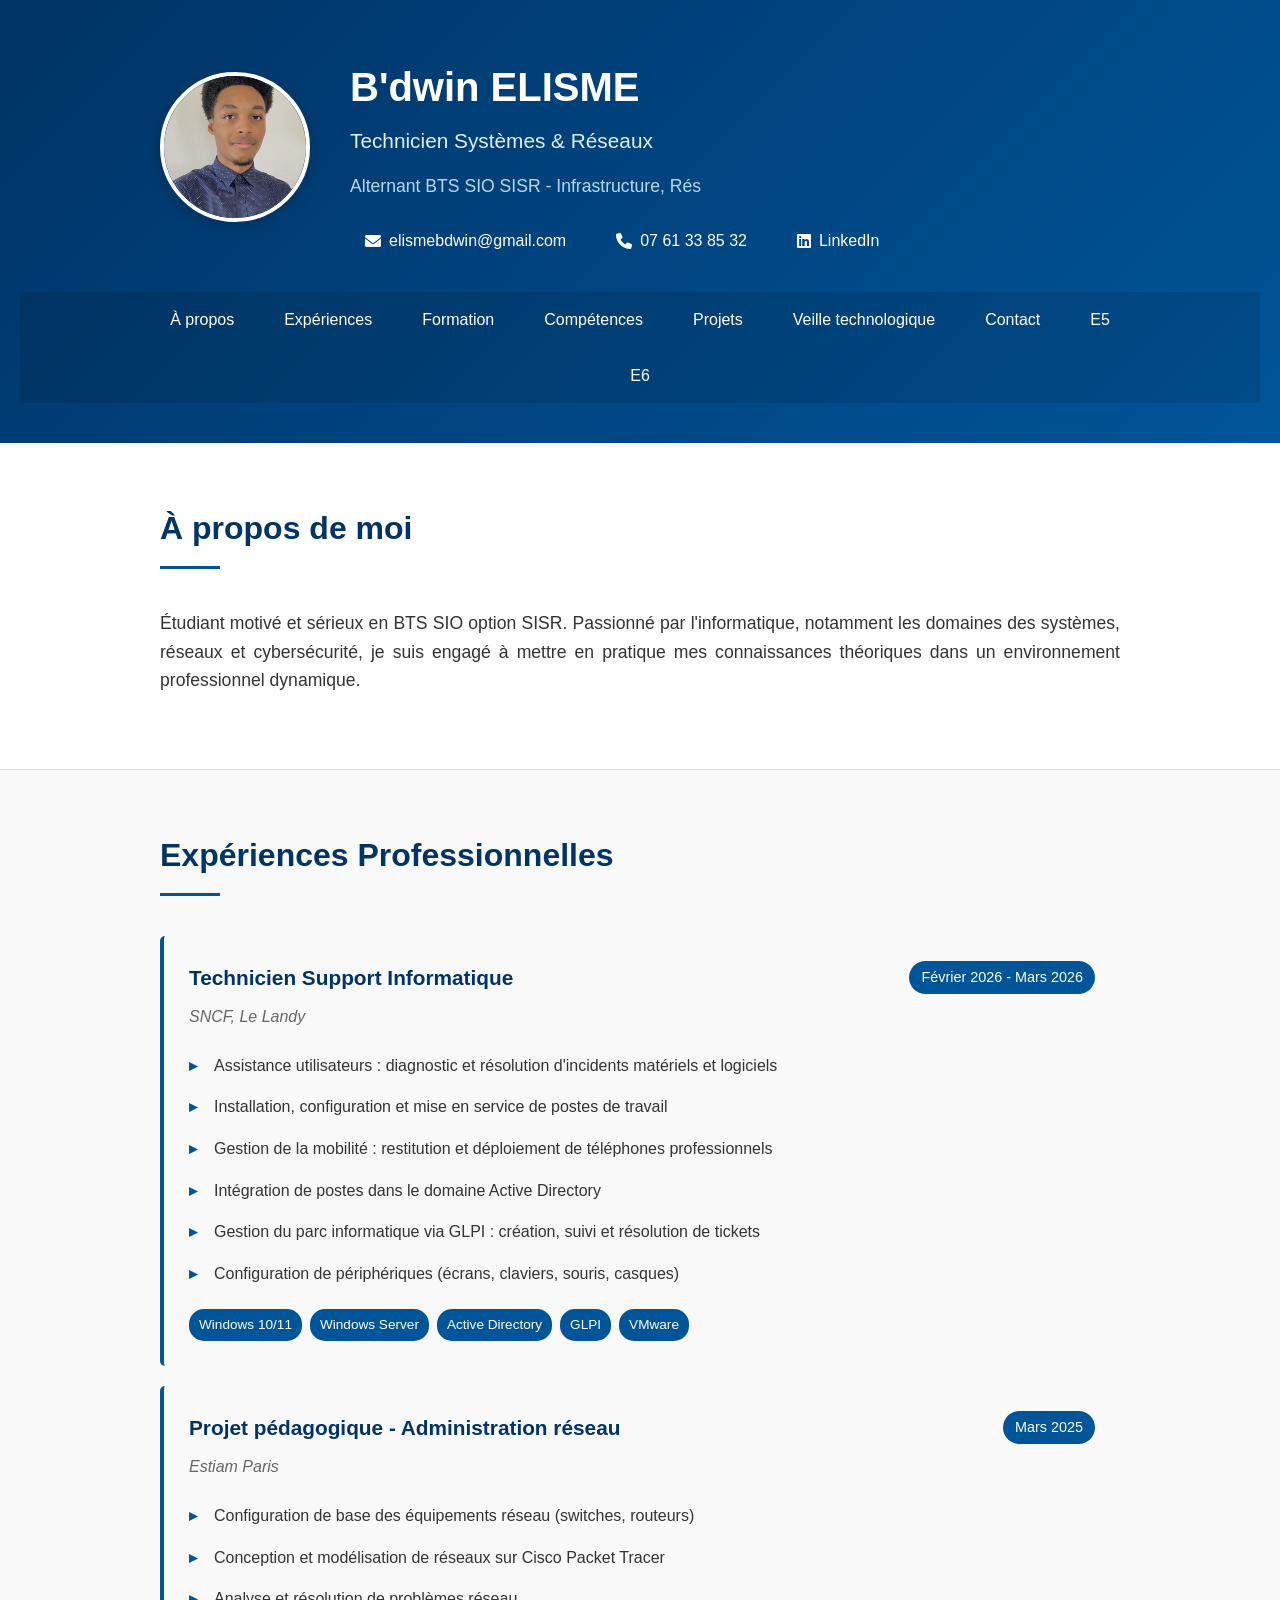
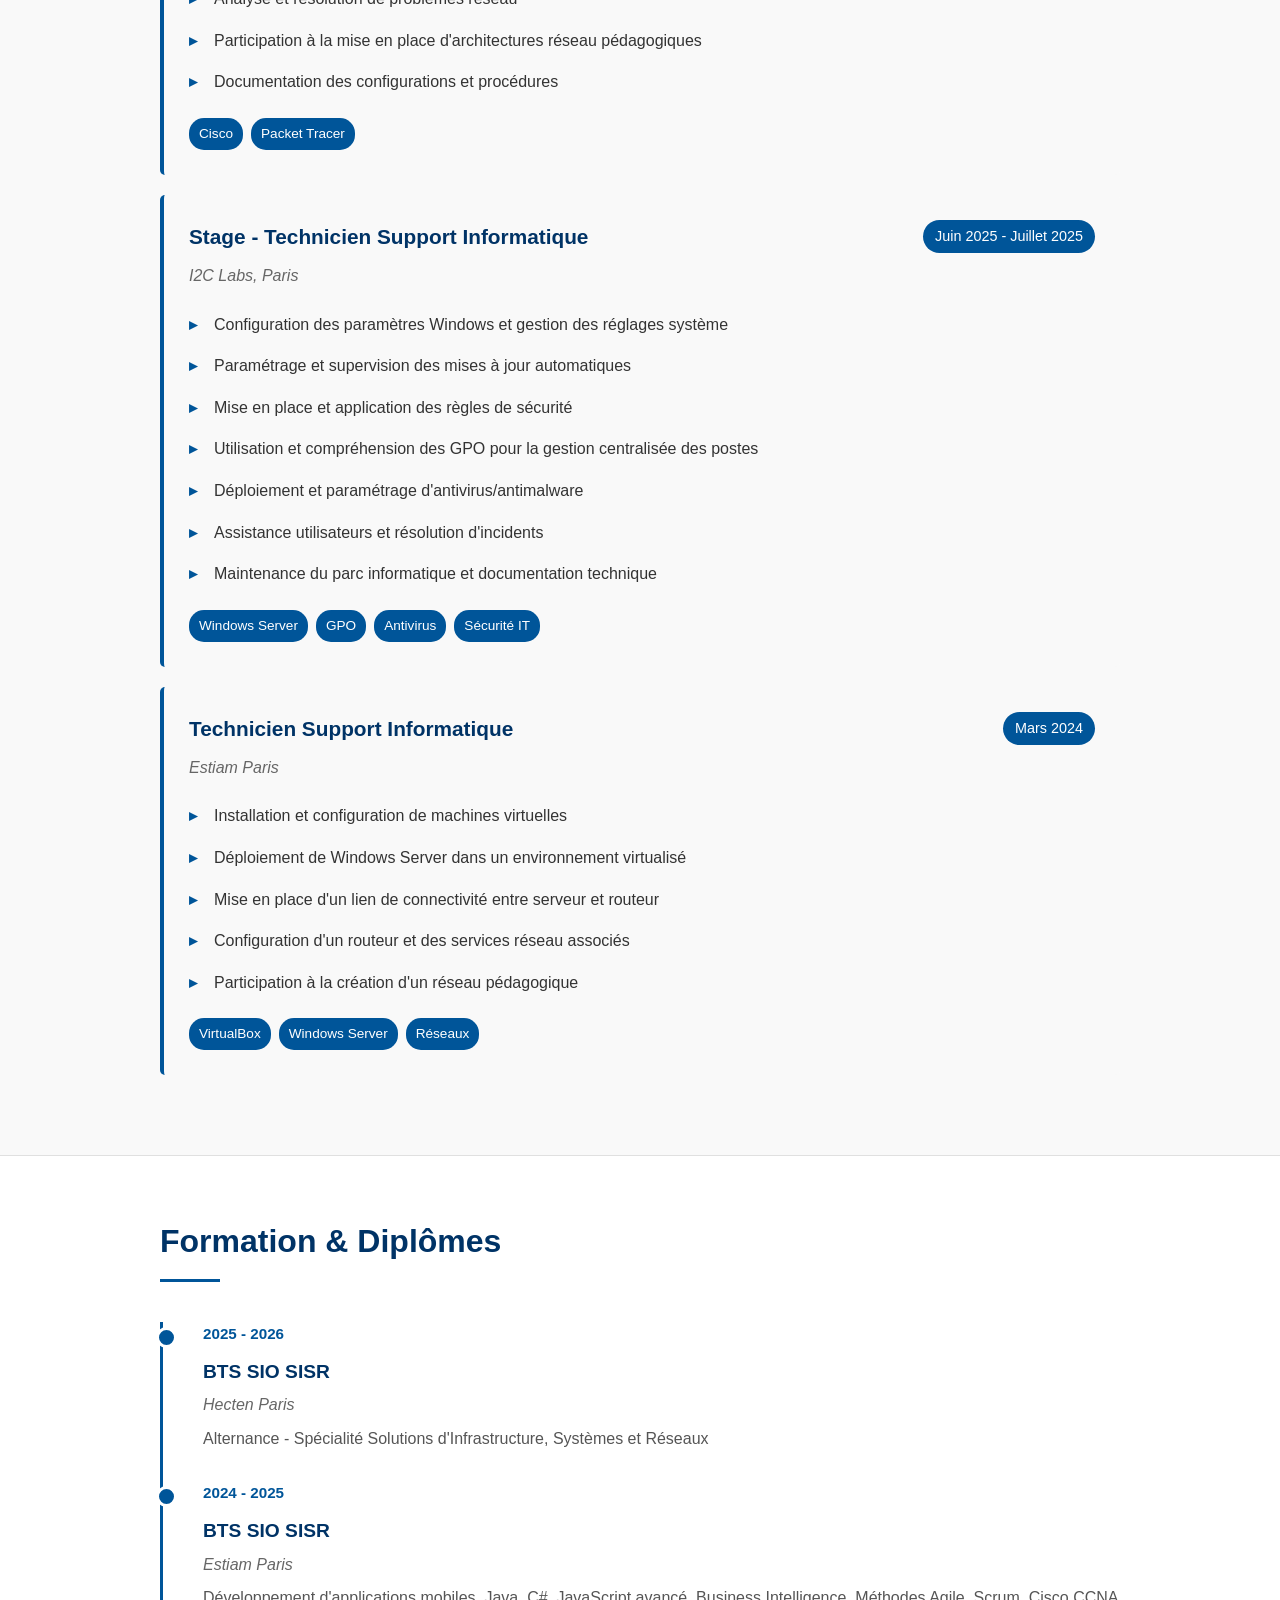
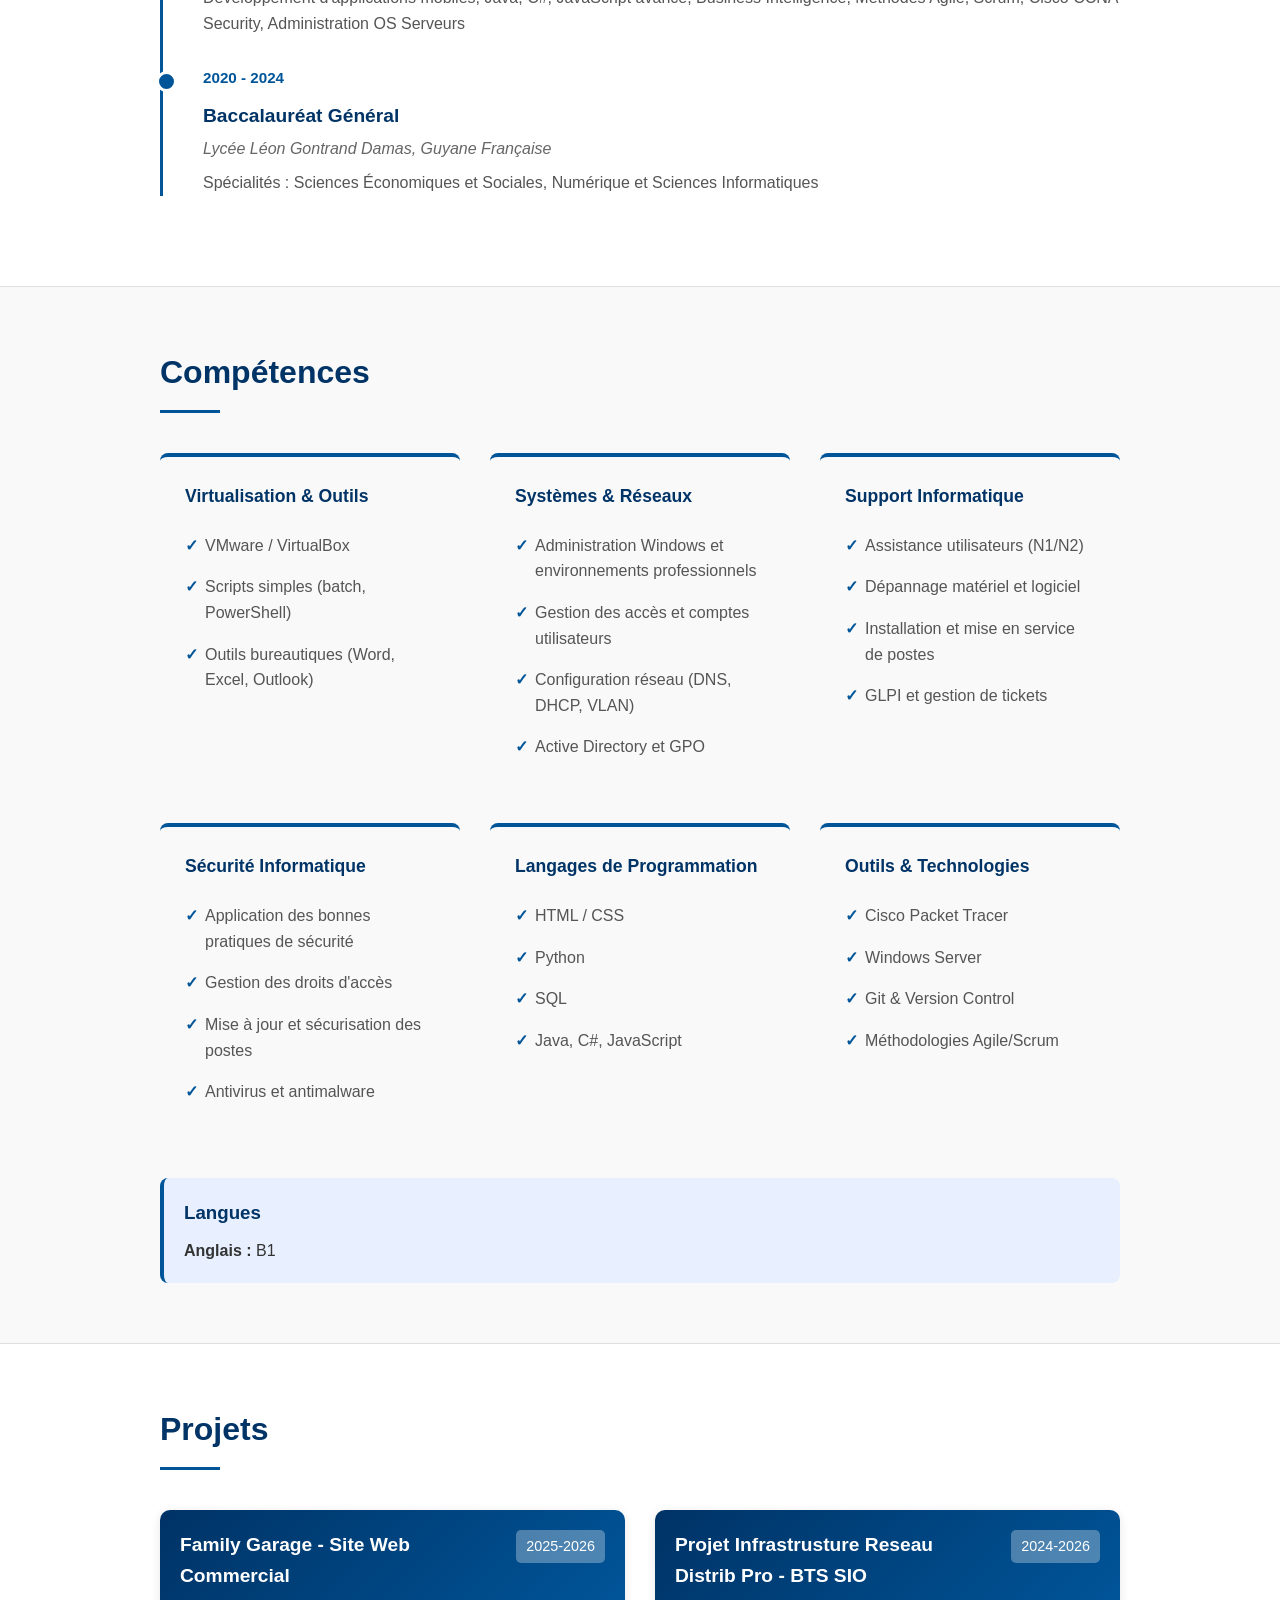
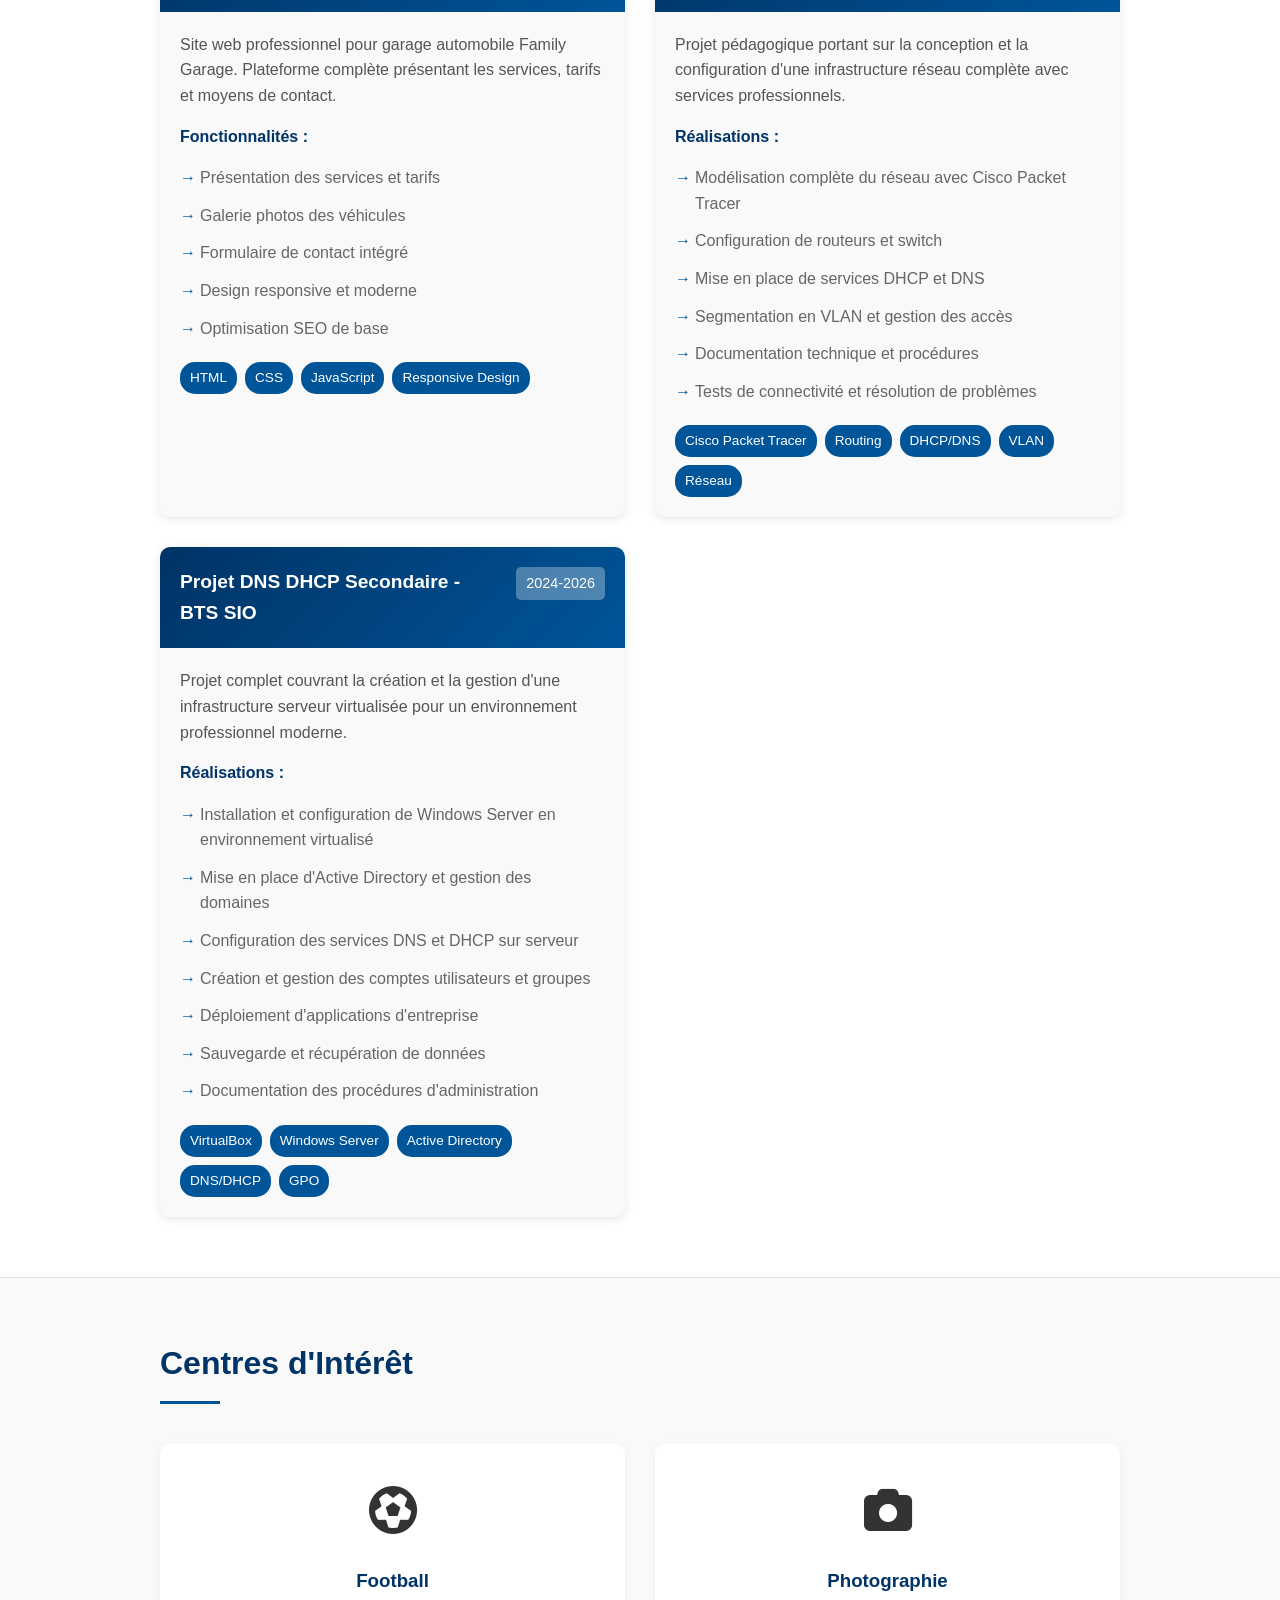
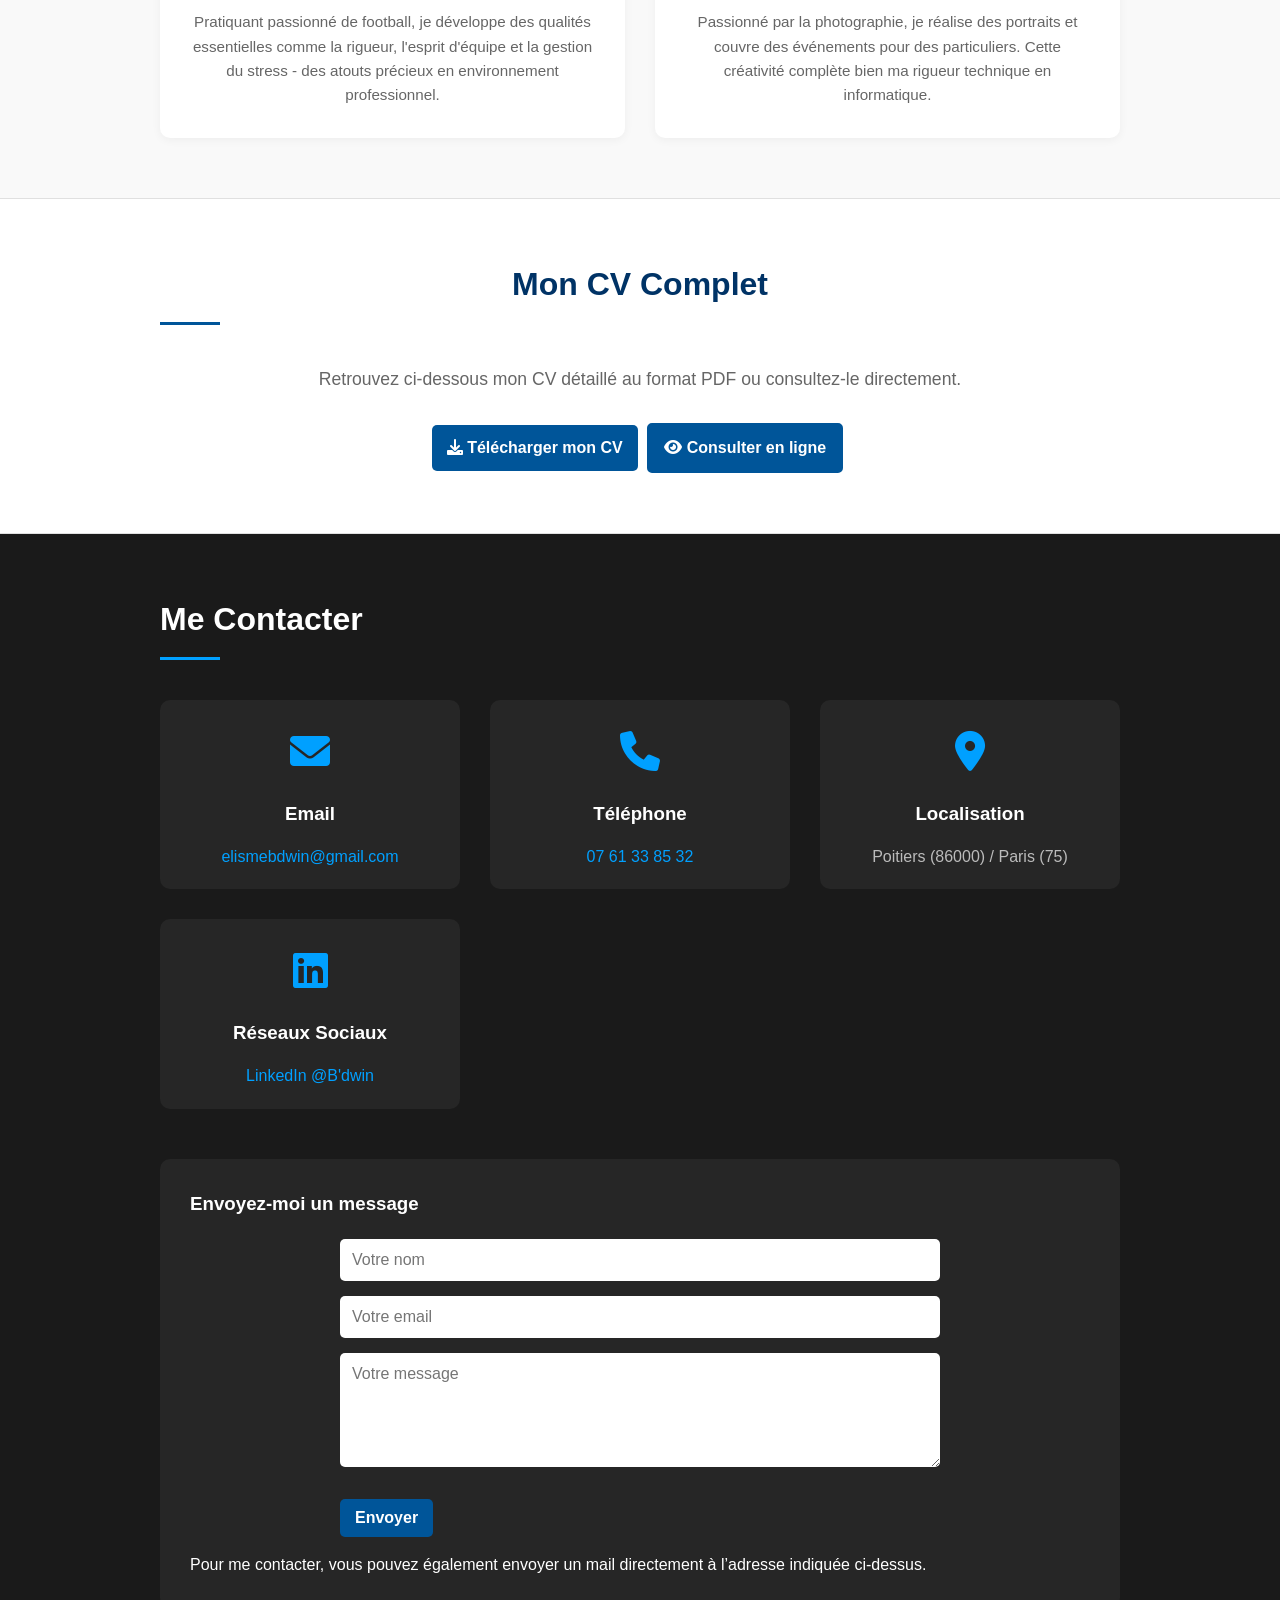
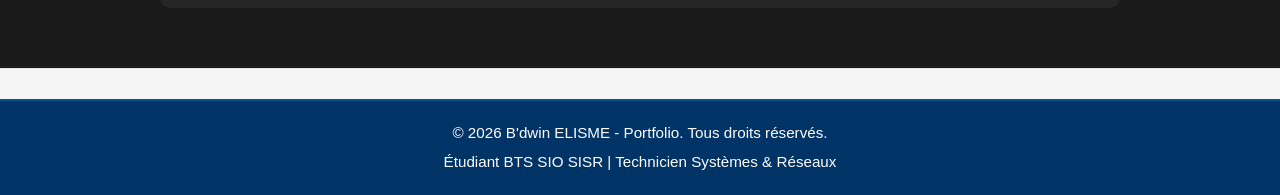
<file: index.html>
<!DOCTYPE html>
<html lang="fr">
<head>
  <meta charset="UTF-8" />
  <meta name="viewport" content="width=device-width, initial-scale=1" />
  <title>Portfolio B'dwin ELISME - Technicien Systèmes & Réseaux</title>
  <link rel="stylesheet" href="css/style.css" />
  <link rel="stylesheet" href="https://cdnjs.cloudflare.com/ajax/libs/font-awesome/6.0.0/css/all.min.css" />
</head>
<body>
  <!-- HEADER -->
  <header id="header">
    <div class="container-header">
      <div class="photo-profil">
        <img src="images/blabla.jpg" alt="photo B'dwin" />
      </div>
      <div class="header-content">
        <h1>B'dwin ELISME</h1>
        <p class="job-title">Technicien Systèmes & Réseaux</p>
        <p class="typewriter" data-speed="50">
          Alternant BTS SIO SISR - Infrastructure, Réseaux et Cybersécurité
        </p>
        <div class="contact-quick">
          <a href="mailto:elismebdwin@gmail.com"><i class="fas fa-envelope"></i> elismebdwin@gmail.com</a>
          <a href="tel:0761338532"><i class="fas fa-phone"></i> 07 61 33 85 32</a>
          <a href="https://www.linkedin.com/in/b-dwin-elisme-552567328/" target="_blank" rel="noopener noreferrer"><i class="fab fa-linkedin"></i> LinkedIn</a>
        </div>
      </div>
    </div>
    <nav class="navbar">
      <ul>
        <li><a href="#apropos">À propos</a></li>
        <li><a href="#experience">Expériences</a></li>
        <li><a href="#formation">Formation</a></li>
        <li><a href="#competences">Compétences</a></li>
        <li><a href="#projets">Projets</a></li>
        <li><a href="veille.html">Veille technologique</a></li>
        <li><a href="#contact">Contact</a></li>
        <li><a href="e5.html">E5</a></li>
        <li><a href="e6.html">E6</a></li>
      </ul>
    </nav>
  </header>

  <!-- À PROPOS -->
  <section id="apropos" class="section">
    <div class="container">
      <h2>À propos de moi</h2>
      <div class="about-content">
        <p>
          Étudiant motivé et sérieux en BTS SIO option SISR. Passionné par l'informatique, notamment les domaines des systèmes, 
          réseaux et cybersécurité, je suis engagé à mettre en pratique mes connaissances théoriques dans un 
          environnement professionnel dynamique.
        </p>
        
      </div>
    </div>
  </section>

  <!-- EXPÉRIENCES PROFESSIONNELLES -->
  <section id="experience" class="section bg-light">
    <div class="container">
      <h2>Expériences Professionnelles</h2>
      
      <div class="experience-item">
        <div class="exp-header">
          <h3>Technicien Support Informatique</h3>
          <span class="date">Février 2026 - Mars 2026</span>
        </div>
        <p class="company">SNCF, Le Landy</p>
        <ul class="exp-list">
          <li>Assistance utilisateurs : diagnostic et résolution d'incidents matériels et logiciels</li>
          <li>Installation, configuration et mise en service de postes de travail</li>
          <li>Gestion de la mobilité : restitution et déploiement de téléphones professionnels</li>
          <li>Intégration de postes dans le domaine Active Directory</li>
          <li>Gestion du parc informatique via GLPI : création, suivi et résolution de tickets</li>
          <li>Configuration de périphériques (écrans, claviers, souris, casques)</li>
        </ul>
        <div class="tech-stack">
          <span class="badge">Windows 10/11</span>
          <span class="badge">Windows Server</span>
          <span class="badge">Active Directory</span>
          <span class="badge">GLPI</span>
          <span class="badge">VMware</span>
        </div>
      </div>

      <div class="experience-item">
        <div class="exp-header">
          <h3>Projet pédagogique - Administration réseau</h3>
          <span class="date">Mars 2025</span>
        </div>
        <p class="company">Estiam Paris</p>
        <ul class="exp-list">
          <li>Configuration de base des équipements réseau (switches, routeurs)</li>
          <li>Conception et modélisation de réseaux sur Cisco Packet Tracer</li>
          <li>Analyse et résolution de problèmes réseau</li>
          <li>Participation à la mise en place d'architectures réseau pédagogiques</li>
          <li>Documentation des configurations et procédures</li>
        </ul>
        <div class="tech-stack">
          <span class="badge">Cisco</span>
          <span class="badge">Packet Tracer</span>
        </div>
      </div>

      <div class="experience-item">
        <div class="exp-header">
          <h3>Stage - Technicien Support Informatique</h3>
          <span class="date">Juin 2025 - Juillet 2025</span>
        </div>
        <p class="company">I2C Labs, Paris</p>
        <ul class="exp-list">
          <li>Configuration des paramètres Windows et gestion des réglages système</li>
          <li>Paramétrage et supervision des mises à jour automatiques</li>
          <li>Mise en place et application des règles de sécurité</li>
          <li>Utilisation et compréhension des GPO pour la gestion centralisée des postes</li>
          <li>Déploiement et paramétrage d'antivirus/antimalware</li>
          <li>Assistance utilisateurs et résolution d'incidents</li>
          <li>Maintenance du parc informatique et documentation technique</li>
        </ul>
        <div class="tech-stack">
          <span class="badge">Windows Server</span>
          <span class="badge">GPO</span>
          <span class="badge">Antivirus</span>
          <span class="badge">Sécurité IT</span>
        </div>
      </div>

      <div class="experience-item">
        <div class="exp-header">
          <h3>Technicien Support Informatique</h3>
          <span class="date">Mars 2024</span>
        </div>
        <p class="company">Estiam Paris</p>
        <ul class="exp-list">
          <li>Installation et configuration de machines virtuelles</li>
          <li>Déploiement de Windows Server dans un environnement virtualisé</li>
          <li>Mise en place d'un lien de connectivité entre serveur et routeur</li>
          <li>Configuration d'un routeur et des services réseau associés</li>
          <li>Participation à la création d'un réseau pédagogique</li>
        </ul>
        <div class="tech-stack">
          <span class="badge">VirtualBox</span>
          <span class="badge">Windows Server</span>
          <span class="badge">Réseaux</span>
        </div>
      </div>
    </div>
  </section>

  <!-- FORMATION -->
  <section id="formation" class="section">
    <div class="container">
      <h2>Formation & Diplômes</h2>
      
      <div class="education-timeline">
        <div class="education-item">
          <div class="edu-year">2025 - 2026</div>
          <div class="edu-content">
            <h3>BTS SIO SISR</h3>
            <p class="edu-place">Hecten Paris</p>
            <p class="edu-desc">Alternance - Spécialité Solutions d'Infrastructure, Systèmes et Réseaux</p>
          </div>
        </div>

        <div class="education-item">
          <div class="edu-year">2024 - 2025</div>
          <div class="edu-content">
            <h3>BTS SIO SISR</h3>
            <p class="edu-place">Estiam Paris</p>
            <p class="edu-desc">
              Développement d'applications mobiles, Java, C#, JavaScript avancé, Business Intelligence, 
              Méthodes Agile, Scrum, Cisco CCNA Security, Administration OS Serveurs
            </p>
          </div>
        </div>

        <div class="education-item">
          <div class="edu-year">2020 - 2024</div>
          <div class="edu-content">
            <h3>Baccalauréat Général</h3>
            <p class="edu-place">Lycée Léon Gontrand Damas, Guyane Française</p>
            <p class="edu-desc">
              Spécialités : Sciences Économiques et Sociales, Numérique et Sciences Informatiques
            </p>
          </div>
        </div>
      </div>
    </div>
  </section>

  <!-- COMPÉTENCES -->
  <section id="competences" class="section bg-light">
    <div class="container">
      <h2>Compétences</h2>
      
      <div class="skills-grid">
        <div class="skill-category">
          <h3>Virtualisation & Outils</h3>
          <ul>
            <li>VMware / VirtualBox</li>
            <li>Scripts simples (batch, PowerShell)</li>
            <li>Outils bureautiques (Word, Excel, Outlook)</li>
          </ul>
        </div>

        <div class="skill-category">
          <h3>Systèmes & Réseaux</h3>
          <ul>
            <li>Administration Windows et environnements professionnels</li>
            <li>Gestion des accès et comptes utilisateurs</li>
            <li>Configuration réseau (DNS, DHCP, VLAN)</li>
            <li>Active Directory et GPO</li>
          </ul>
        </div>

        <div class="skill-category">
          <h3>Support Informatique</h3>
          <ul>
            <li>Assistance utilisateurs (N1/N2)</li>
            <li>Dépannage matériel et logiciel</li>
            <li>Installation et mise en service de postes</li>
            <li>GLPI et gestion de tickets</li>
          </ul>
        </div>

        <div class="skill-category">
          <h3>Sécurité Informatique</h3>
          <ul>
            <li>Application des bonnes pratiques de sécurité</li>
            <li>Gestion des droits d'accès</li>
            <li>Mise à jour et sécurisation des postes</li>
            <li>Antivirus et antimalware</li>
          </ul>
        </div>

        <div class="skill-category">
          <h3>Langages de Programmation</h3>
          <ul>
            <li>HTML / CSS</li>
            <li>Python</li>
            <li>SQL</li>
            <li>Java, C#, JavaScript</li>
          </ul>
        </div>

        <div class="skill-category">
          <h3>Outils & Technologies</h3>
          <ul>
            <li>Cisco Packet Tracer</li>
            <li>Windows Server</li>
            <li>Git & Version Control</li>
            <li>Méthodologies Agile/Scrum</li>
          </ul>
        </div>
      </div>

      <div class="languages">
        <h3>Langues</h3>
        <p><strong>Anglais :</strong> B1</p>
      </div>
    </div>
  </section>

  <!-- PROJETS -->
  <section id="projets" class="section">
    <div class="container">
      <h2>Projets</h2>

      <div class="projects-grid">
        <!-- Projet 1: Family Garage -->
        <div class="project-card">
          <div class="project-header">
            <h3>Family Garage - Site Web Commercial</h3>
            <span class="project-date">2025-2026</span>
          </div>
          <div class="project-body">
            <p class="project-description">
              Site web professionnel pour garage automobile Family Garage. Plateforme complète présentant 
              les services, tarifs et moyens de contact.
            </p>
            <div class="project-features">
              <h4>Fonctionnalités :</h4>
              <ul>
                <li>Présentation des services et tarifs</li>
                <li>Galerie photos des véhicules</li>
                <li>Formulaire de contact intégré</li>
                <li>Design responsive et moderne</li>
                <li>Optimisation SEO de base</li>
              </ul>
            </div>
            <div class="tech-stack">
              <span class="badge">HTML</span>
              <span class="badge">CSS</span>
              <span class="badge">JavaScript</span>
              <span class="badge">Responsive Design</span>
            </div>
          </div>
        </div>

        <!-- Projet 2: Configuration Réseau -->
        <div class="project-card">
          <div class="project-header">
            <h3>Projet Infrastrusture Reseau Distrib Pro - BTS SIO</h3>
            <span class="project-date">2024-2026</span>
          </div>
          <div class="project-body">
            <p class="project-description">
              Projet pédagogique portant sur la conception et la configuration d'une infrastructure réseau 
              complète avec services professionnels.
            </p>
            <div class="project-features">
              <h4>Réalisations :</h4>
              <ul>
                <li>Modélisation complète du réseau avec Cisco Packet Tracer</li>
                <li>Configuration de routeurs et switch</li>
                <li>Mise en place de services DHCP et DNS</li>
                <li>Segmentation en VLAN et gestion des accès</li>
                <li>Documentation technique et procédures</li>
                <li>Tests de connectivité et résolution de problèmes</li>
              </ul>
            </div>
            <div class="tech-stack">
              <span class="badge">Cisco Packet Tracer</span>
              <span class="badge">Routing</span>
              <span class="badge">DHCP/DNS</span>
              <span class="badge">VLAN</span>
              <span class="badge">Réseau</span>
            </div>
          </div>
        </div>

        <!-- Projet 3: Infrastructure Serveur -->
        <div class="project-card">
          <div class="project-header">
            <h3>Projet DNS DHCP Secondaire - BTS SIO</h3>
            <span class="project-date">2024-2026</span>
          </div>
          <div class="project-body">
            <p class="project-description">
              Projet complet couvrant la création et la gestion d'une infrastructure serveur 
              virtualisée pour un environnement professionnel moderne.
            </p>
            <div class="project-features">
              <h4>Réalisations :</h4>
              <ul>
                <li>Installation et configuration de Windows Server en environnement virtualisé</li>
                <li>Mise en place d'Active Directory et gestion des domaines</li>
                <li>Configuration des services DNS et DHCP sur serveur</li>
                <li>Création et gestion des comptes utilisateurs et groupes</li>
                <li>Déploiement d'applications d'entreprise</li>
                <li>Sauvegarde et récupération de données</li>
                <li>Documentation des procédures d'administration</li>
              </ul>
            </div>
            <div class="tech-stack">
              <span class="badge">VirtualBox</span>
              <span class="badge">Windows Server</span>
              <span class="badge">Active Directory</span>
              <span class="badge">DNS/DHCP</span>
              <span class="badge">GPO</span>
            </div>
          </div>
        </div>
      </div>
    </div>
  </section>
  <!-- CENTRES D'INTÉRÊT -->
  <section id="interets" class="section bg-light">
    <div class="container">
      <h2>Centres d'Intérêt</h2>
      
      <div class="interests-grid">
        <div class="interest-card">
          <div class="interest-icon"><i class="fas fa-futbol"></i></div>
          <h3>Football</h3>
          <p>
            Pratiquant passionné de football, je développe des qualités essentielles comme la rigueur, 
            l'esprit d'équipe et la gestion du stress - des atouts précieux en environnement professionnel.
          </p>
        </div>

        <div class="interest-card">
          <div class="interest-icon"><i class="fas fa-camera"></i></div>
          <h3>Photographie</h3>
          <p>
            Passionné par la photographie, je réalise des portraits et couvre des événements pour des particuliers. 
            Cette créativité complète bien ma rigueur technique en informatique.
          </p>
        </div>
      </div>
    </div>
  </section>

  <!-- CV TÉLÉCHARGEMENT -->
  <section id="cv-section" class="section">
    <div class="container cv-container">
      <h2>Mon CV Complet</h2>
      <p>Retrouvez ci-dessous mon CV détaillé au format PDF ou consultez-le directement.</p>
      <a href="images/cv-b-dwin.pdf" class="btn btn-primary" target="_blank" download>
        <i class="fas fa-download"></i> Télécharger mon CV
      </a>
      <a href="images/cv-b-dwin.pdf" class="btn btn-secondary" target="_blank">
        <i class="fas fa-eye"></i> Consulter en ligne
      </a>
    </div>
  </section>

  <!-- CONTACT -->
  <section id="contact" class="section bg-dark">
    <div class="container">
      <h2>Me Contacter</h2>
      
      <div class="contact-grid">
        <div class="contact-item">
          <div class="contact-icon">
            <i class="fas fa-envelope"></i>
          </div>
          <h3>Email</h3>
          <a href="mailto:elismebdwin@gmail.com">elismebdwin@gmail.com</a>
        </div>

        <div class="contact-item">
          <div class="contact-icon">
            <i class="fas fa-phone"></i>
          </div>
          <h3>Téléphone</h3>
          <a href="tel:0761338532">07 61 33 85 32</a>
        </div>

        <div class="contact-item">
          <div class="contact-icon">
            <i class="fas fa-map-marker-alt"></i>
          </div>
          <h3>Localisation</h3>
          <p>Poitiers (86000) / Paris (75)</p>
        </div>

        <div class="contact-item">
          <div class="contact-icon">
            <i class="fab fa-linkedin"></i>
          </div>
          <h3>Réseaux Sociaux</h3>
          <a href="https://www.linkedin.com/in/b-dwin-elisme-552567328/" target="_blank" rel="noopener noreferrer">LinkedIn @B'dwin</a>
        </div>
      </div>

      <div class="contact-form-section">
        <h3>Envoyez-moi un message</h3>
        <form class="contact-form" id="contactForm">
          <div class="form-group">
            <input type="text" placeholder="Votre nom" required />
          </div>
          <div class="form-group">
            <input type="email" placeholder="Votre email" required />
          </div>
          <div class="form-group">
            <textarea placeholder="Votre message" rows="5" required></textarea>
          </div>
          <button type="submit" class="btn btn-primary">Envoyer</button>
        </form>
        <p style="margin-top: 15px; color: #fff;">Pour me contacter, vous pouvez également envoyer un mail directement à l’adresse indiquée ci-dessus.</p>
      </div>
    </div>
  </section>

  <!-- FOOTER -->
  <footer>
    <div class="container">
      <p>&copy; 2026 B'dwin ELISME - Portfolio. Tous droits réservés.</p>
      <p>Étudiant BTS SIO SISR | Technicien Systèmes & Réseaux</p>
    </div>
  </footer>

  <script src="js/script.js"></script>
</body>
</html>
</file>
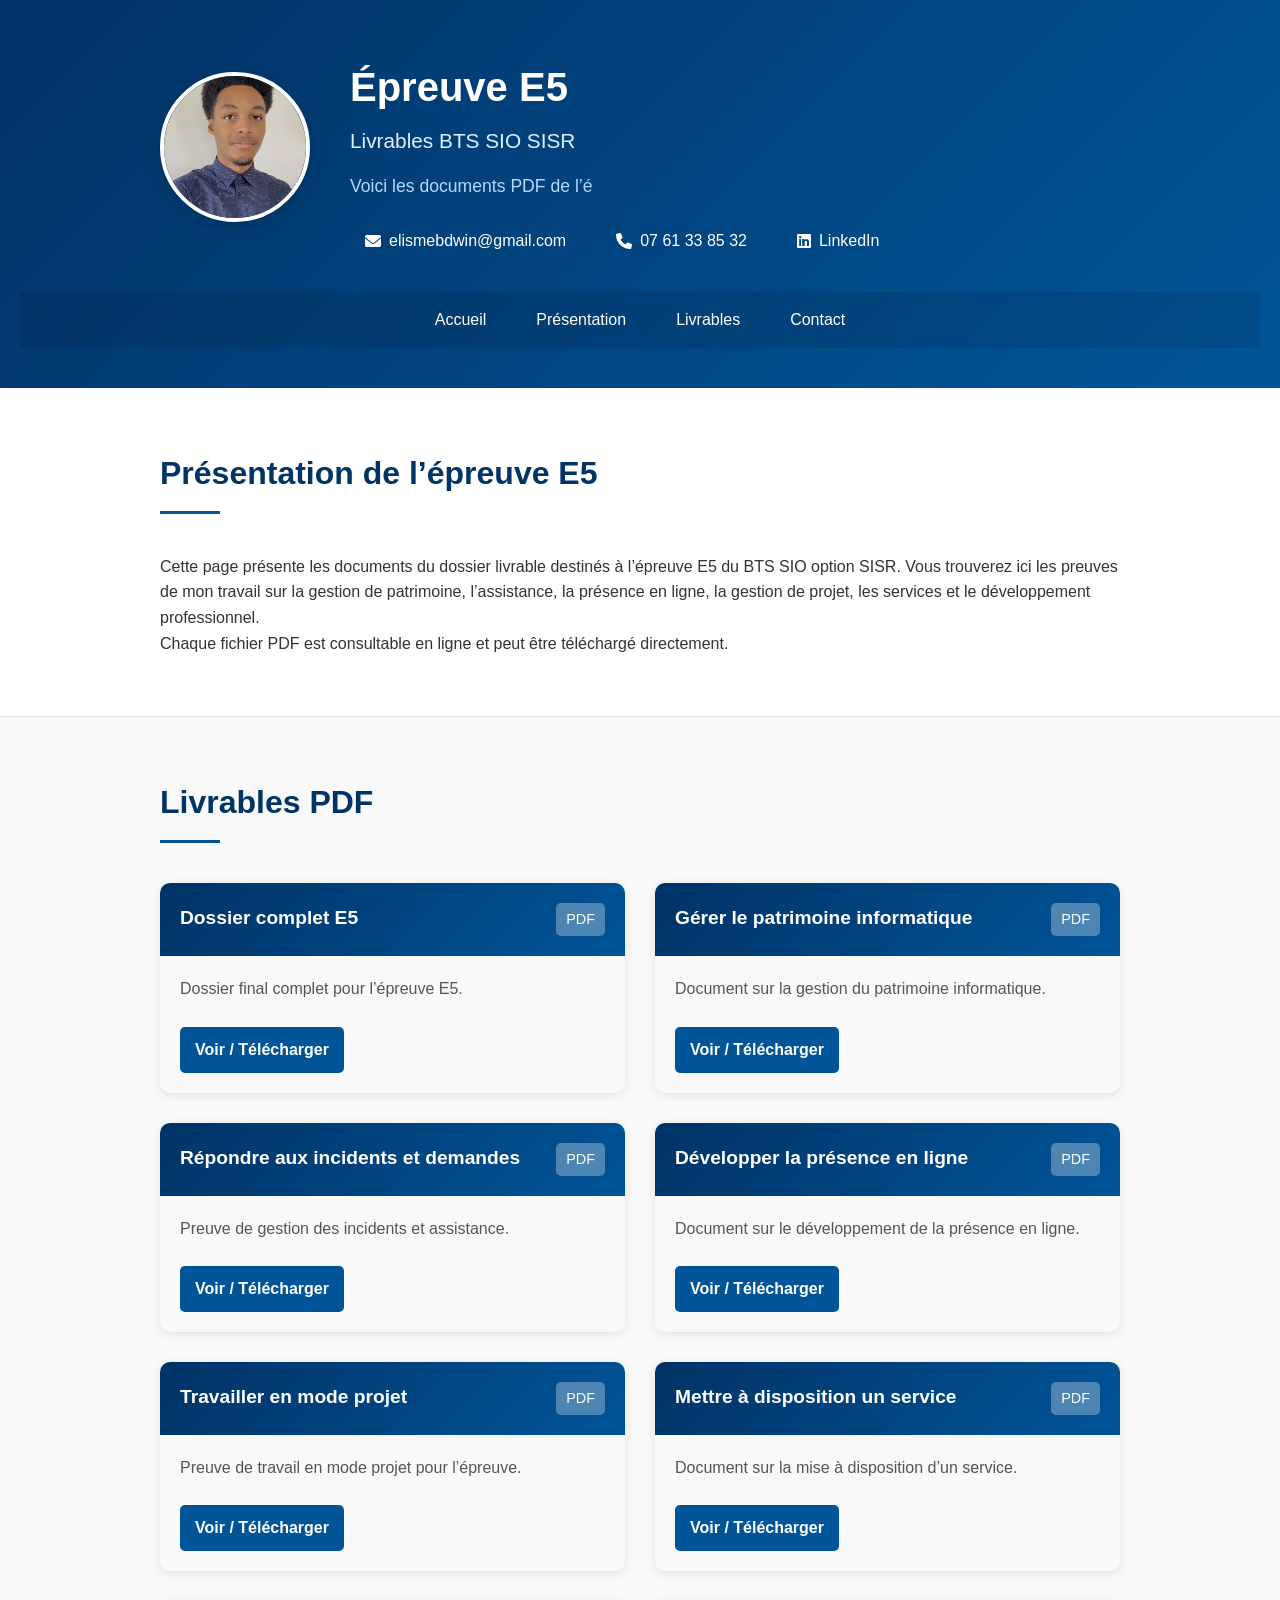
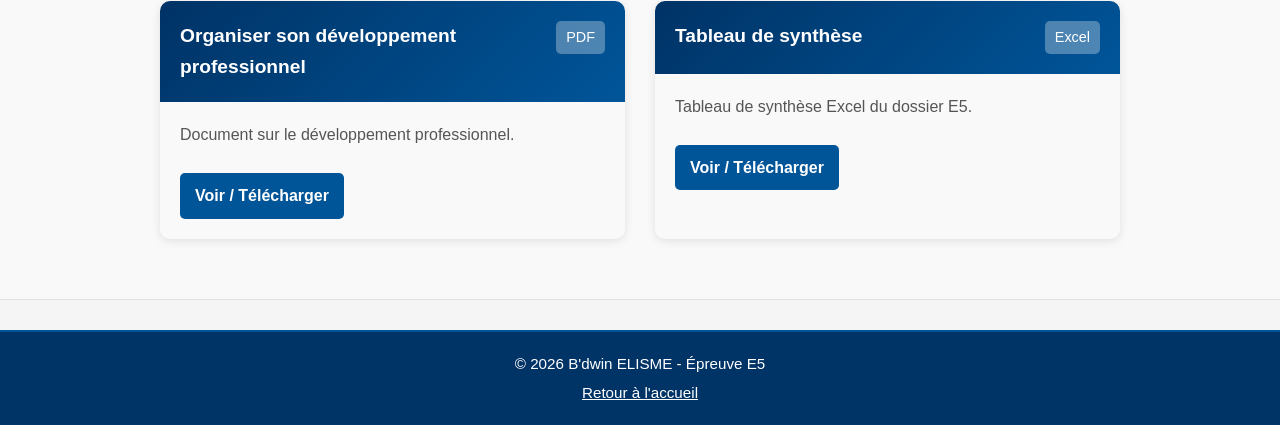
<file: e5.html>
<!DOCTYPE html>
<html lang="fr">
<head>
  <meta charset="UTF-8" />
  <meta name="viewport" content="width=device-width, initial-scale=1" />
  <title>Épreuve E5 - Livrables</title>
  <link rel="stylesheet" href="css/style.css" />
  <link rel="stylesheet" href="https://cdnjs.cloudflare.com/ajax/libs/font-awesome/6.0.0/css/all.min.css" />
</head>
<body>
  <header id="header">
    <div class="container-header">
      <div class="photo-profil">
        <img src="images/blabla.jpg" alt="photo B'dwin" />
      </div>
      <div class="header-content">
        <h1>Épreuve E5</h1>
        <p class="job-title">Livrables BTS SIO SISR</p>
        <p class="typewriter" data-speed="50">Voici les documents PDF de l’épreuve E5, disponibles pour consultation ou téléchargement.</p>
        <div class="contact-quick">
          <a href="mailto:elismebdwin@gmail.com"><i class="fas fa-envelope"></i> elismebdwin@gmail.com</a>
          <a href="tel:0761338532"><i class="fas fa-phone"></i> 07 61 33 85 32</a>
          <a href="https://www.linkedin.com/in/b-dwin-elisme-552567328/" target="_blank" rel="noopener noreferrer"><i class="fab fa-linkedin"></i> LinkedIn</a>
        </div>
      </div>
    </div>
    <nav class="navbar">
      <ul>
        <li><a href="index.html">Accueil</a></li>
        <li><a href="#presentation">Présentation</a></li>
        <li><a href="#livrables">Livrables</a></li>
        <li><a href="index.html#contact">Contact</a></li>
      </ul>
    </nav>
  </header>

  <section id="presentation" class="section">
    <div class="container">
      <h2>Présentation de l’épreuve E5</h2>
      <p>
        Cette page présente les documents du dossier livrable destinés à l’épreuve E5 du BTS SIO option SISR.
        Vous trouverez ici les preuves de mon travail sur la gestion de patrimoine, l’assistance, la présence en ligne,
        la gestion de projet, les services et le développement professionnel.
      </p>
      <p>
        Chaque fichier PDF est consultable en ligne et peut être téléchargé directement.
      </p>
    </div>
  </section>

  <section id="livrables" class="section bg-light">
    <div class="container">
      <h2>Livrables PDF</h2>
      <div class="projects-grid">
        <div class="project-card">
          <div class="project-header">
            <h3>Dossier complet E5</h3>
            <span class="project-date">PDF</span>
          </div>
          <div class="project-body">
            <p class="project-description">Dossier final complet pour l’épreuve E5.</p>
            <a class="btn btn-primary" href="pdf/00_Dossier_complet_E5_final.pdf" target="_blank" download>
              Voir / Télécharger
            </a>
          </div>
        </div>

        <div class="project-card">
          <div class="project-header">
            <h3>Gérer le patrimoine informatique</h3>
            <span class="project-date">PDF</span>
          </div>
          <div class="project-body">
            <p class="project-description">Document sur la gestion du patrimoine informatique.</p>
            <a class="btn btn-primary" href="pdf/01_Gerer_le_patrimoine_informatique.pdf" target="_blank" download>
              Voir / Télécharger
            </a>
          </div>
        </div>

        <div class="project-card">
          <div class="project-header">
            <h3>Répondre aux incidents et demandes</h3>
            <span class="project-date">PDF</span>
          </div>
          <div class="project-body">
            <p class="project-description">Preuve de gestion des incidents et assistance.</p>
            <a class="btn btn-primary" href="pdf/02_Repondre_aux_incidents_et_demandes_assistance.pdf" target="_blank" download>
              Voir / Télécharger
            </a>
          </div>
        </div>

        <div class="project-card">
          <div class="project-header">
            <h3>Développer la présence en ligne</h3>
            <span class="project-date">PDF</span>
          </div>
          <div class="project-body">
            <p class="project-description">Document sur le développement de la présence en ligne.</p>
            <a class="btn btn-primary" href="pdf/03_Developper_la_presence_en_ligne.pdf" target="_blank" download>
              Voir / Télécharger
            </a>
          </div>
        </div>

        <div class="project-card">
          <div class="project-header">
            <h3>Travailler en mode projet</h3>
            <span class="project-date">PDF</span>
          </div>
          <div class="project-body">
            <p class="project-description">Preuve de travail en mode projet pour l’épreuve.</p>
            <a class="btn btn-primary" href="pdf/04_Travailler_en_mode_projet.pdf" target="_blank" download>
              Voir / Télécharger
            </a>
          </div>
        </div>

        <div class="project-card">
          <div class="project-header">
            <h3>Mettre à disposition un service</h3>
            <span class="project-date">PDF</span>
          </div>
          <div class="project-body">
            <p class="project-description">Document sur la mise à disposition d’un service.</p>
            <a class="btn btn-primary" href="pdf/05_Mettre_a_disposition_un_service.pdf" target="_blank" download>
              Voir / Télécharger
            </a>
          </div>
        </div>

        <div class="project-card">
          <div class="project-header">
            <h3>Organiser son développement professionnel</h3>
            <span class="project-date">PDF</span>
          </div>
          <div class="project-body">
            <p class="project-description">Document sur le développement professionnel.</p>
            <a class="btn btn-primary" href="pdf/06_Organiser_son_developpement_professionnel.pdf" target="_blank" download>
              Voir / Télécharger
            </a>
          </div>
        </div>

        <div class="project-card">
          <div class="project-header">
            <h3>Tableau de synthèse</h3>
            <span class="project-date">Excel</span>
          </div>
          <div class="project-body">
            <p class="project-description">Tableau de synthèse Excel du dossier E5.</p>
            <a class="btn btn-primary" href="Tableau%20de%20synth%C3%A8se%20ELISME%20B%27dwin.xlsb%20(1).xlsx" target="_blank" download>
              Voir / Télécharger
            </a>
          </div>
        </div>
      </div>
    </div>
  </section>

  <footer>
    <div class="container">
      <p>&copy; 2026 B'dwin ELISME - Épreuve E5</p>
      <p><a href="index.html" style="color: #fff; text-decoration: underline;">Retour à l'accueil</a></p>
    </div>
  </footer>

  <script src="js/script.js"></script>
</body>
</html>
</file>
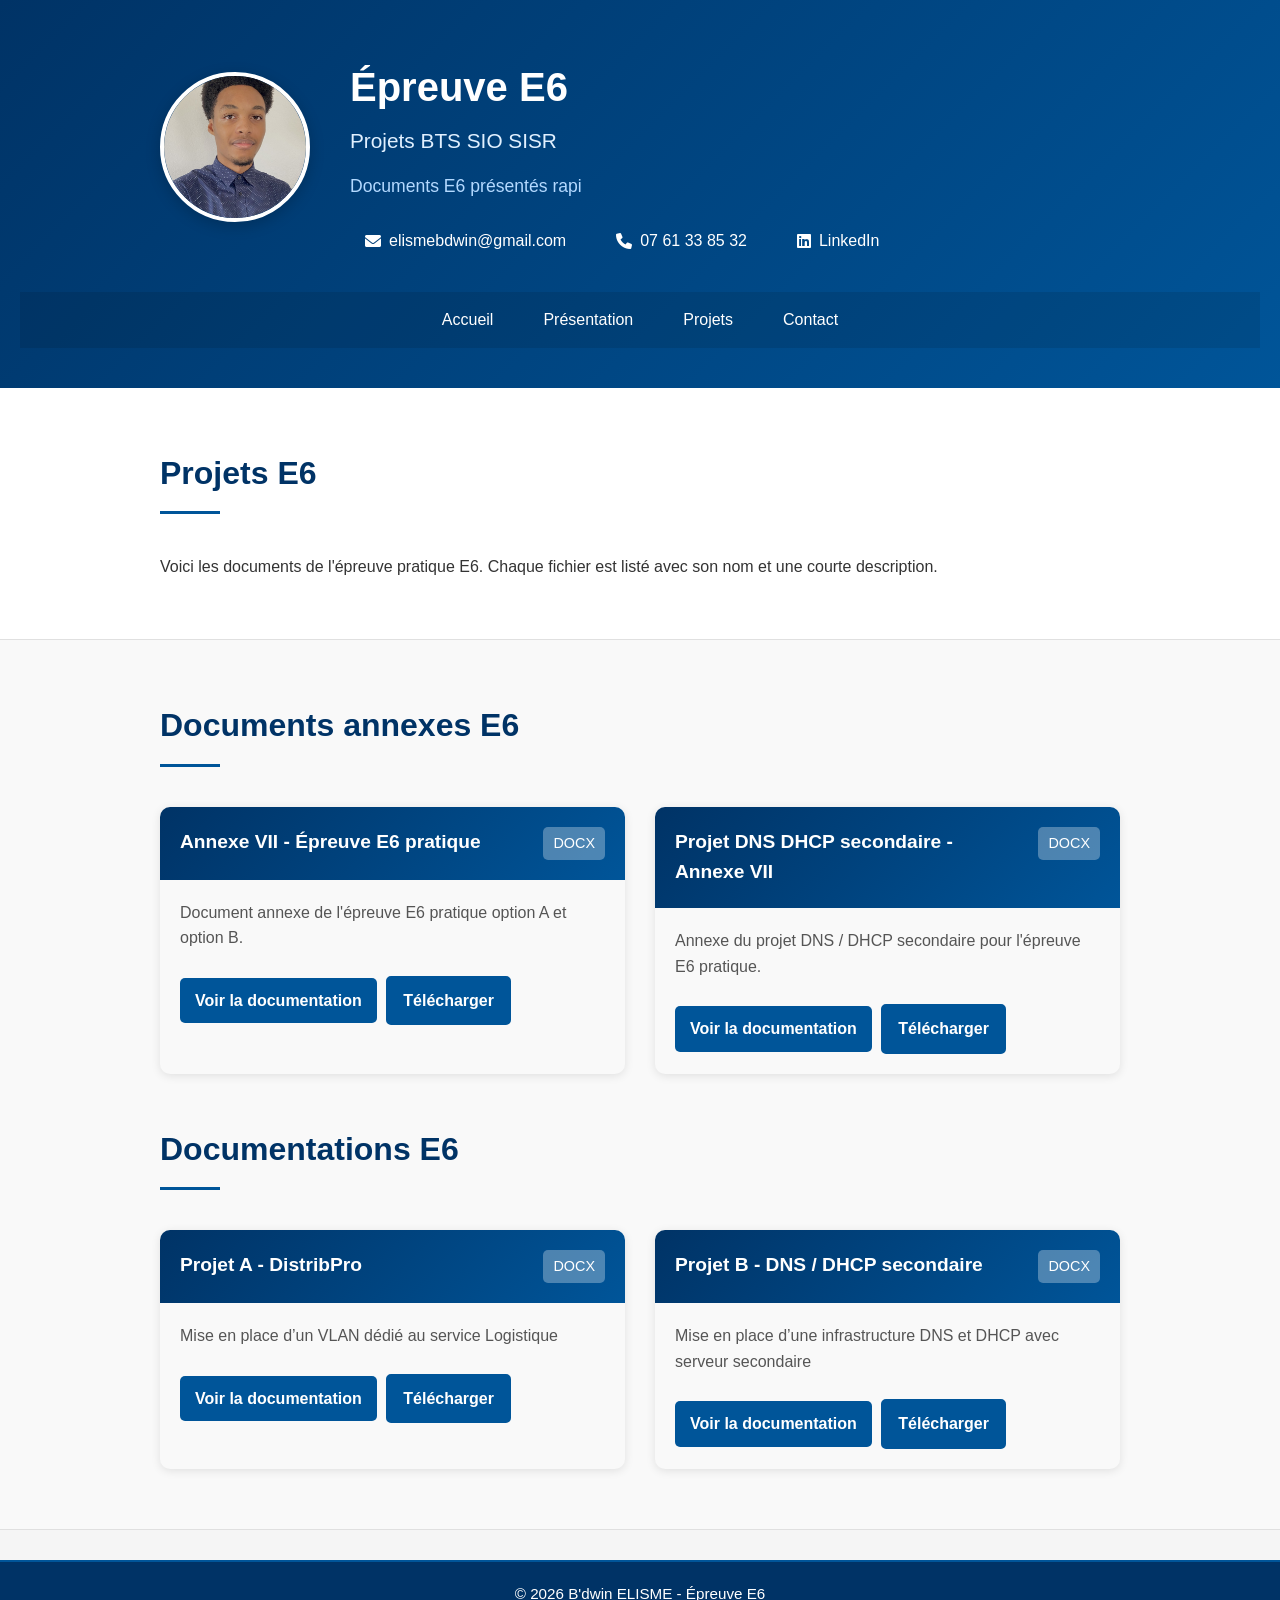
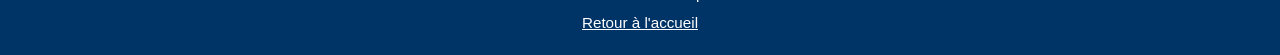
<file: e6.html>
<!DOCTYPE html>
<html lang="fr">
<head>
  <meta charset="UTF-8" />
  <meta name="viewport" content="width=device-width, initial-scale=1" />
  <title>&Eacute;preuve E6 - Projets</title>
  <link rel="stylesheet" href="css/style.css" />
  <link rel="stylesheet" href="https://cdnjs.cloudflare.com/ajax/libs/font-awesome/6.0.0/css/all.min.css" />
</head>
<body>
  <header id="header">
    <div class="container-header">
      <div class="photo-profil">
        <img src="images/blabla.jpg" alt="photo B'dwin" />
      </div>
      <div class="header-content">
        <h1>&Eacute;preuve E6</h1>
        <p class="job-title">Projets BTS SIO SISR</p>
        <p class="typewriter" data-speed="50">Documents E6 pr&eacute;sent&eacute;s rapidement et en lien.</p>
        <div class="contact-quick">
          <a href="mailto:elismebdwin@gmail.com"><i class="fas fa-envelope"></i> elismebdwin@gmail.com</a>
          <a href="tel:0761338532"><i class="fas fa-phone"></i> 07 61 33 85 32</a>
          <a href="https://www.linkedin.com/in/b-dwin-elisme-552567328/" target="_blank" rel="noopener noreferrer"><i class="fab fa-linkedin"></i> LinkedIn</a>
        </div>
      </div>
    </div>
    <nav class="navbar">
      <ul>
        <li><a href="index.html">Accueil</a></li>
        <li><a href="#presentation">Pr&eacute;sentation</a></li>
        <li><a href="#projets">Projets</a></li>
        <li><a href="index.html#contact">Contact</a></li>
      </ul>
    </nav>
  </header>

  <section id="presentation" class="section">
    <div class="container">
      <h2>Projets E6</h2>
      <p>
        Voici les documents de l'&eacute;preuve pratique E6. Chaque fichier est list&eacute; avec son nom et une courte description.
      </p>
    </div>
  </section>

  <section id="projets" class="section bg-light">
    <div class="container">
      <h2>Documents annexes E6</h2>
      <div class="projects-grid">
        <div class="project-card">
          <div class="project-header">
            <h3>Annexe VII - &Eacute;preuve E6 pratique</h3>
            <span class="project-date">DOCX</span>
          </div>
          <div class="project-body">
            <p class="project-description">Document annexe de l'&eacute;preuve E6 pratique option A et option B.</p>
            <a class="btn btn-primary" href="public/documents/e6/annexe-vii-e6.docx" target="_blank" rel="noopener noreferrer">
              Voir la documentation
            </a>
            <a class="btn btn-secondary" href="public/documents/e6/annexe-vii-e6.docx" download>
              T&eacute;l&eacute;charger
            </a>
          </div>
        </div>

        <div class="project-card">
          <div class="project-header">
            <h3>Projet DNS DHCP secondaire - Annexe VII</h3>
            <span class="project-date">DOCX</span>
          </div>
          <div class="project-body">
            <p class="project-description">Annexe du projet DNS / DHCP secondaire pour l'&eacute;preuve E6 pratique.</p>
            <a class="btn btn-primary" href="public/documents/e6/projet-dns-dhcp-secondaire-annexe-e6.docx" target="_blank" rel="noopener noreferrer">
              Voir la documentation
            </a>
            <a class="btn btn-secondary" href="public/documents/e6/projet-dns-dhcp-secondaire-annexe-e6.docx" download>
              T&eacute;l&eacute;charger
            </a>
          </div>
        </div>
      </div>

      <h2 style="margin-top: 50px;">Documentations E6</h2>
      <div class="projects-grid">
        <div class="project-card">
          <div class="project-header">
            <h3>Projet A - DistribPro</h3>
            <span class="project-date">DOCX</span>
          </div>
          <div class="project-body">
            <p class="project-description">Mise en place d&rsquo;un VLAN d&eacute;di&eacute; au service Logistique</p>
            <a class="btn btn-primary" href="public/documents/e6/Documentation_Projet_A_DistribPro_Elismee_Bdwin_V2.docx" target="_blank" rel="noopener noreferrer">
              Voir la documentation
            </a>
            <a class="btn btn-secondary" href="public/documents/e6/Documentation_Projet_A_DistribPro_Elismee_Bdwin_V2.docx" download>
              T&eacute;l&eacute;charger
            </a>
          </div>
        </div>

        <div class="project-card">
          <div class="project-header">
            <h3>Projet B - DNS / DHCP secondaire</h3>
            <span class="project-date">DOCX</span>
          </div>
          <div class="project-body">
            <p class="project-description">Mise en place d&rsquo;une infrastructure DNS et DHCP avec serveur secondaire</p>
            <a class="btn btn-primary" href="public/documents/e6/Documentation_Projet_B_DNS_DHCP_Bdwin_ELISME_E6.docx" target="_blank" rel="noopener noreferrer">
              Voir la documentation
            </a>
            <a class="btn btn-secondary" href="public/documents/e6/Documentation_Projet_B_DNS_DHCP_Bdwin_ELISME_E6.docx" download>
              T&eacute;l&eacute;charger
            </a>
          </div>
        </div>
      </div>
    </div>
  </section>

  <footer>
    <div class="container">
      <p>&copy; 2026 B'dwin ELISME - &Eacute;preuve E6</p>
      <p><a href="index.html" style="color: #fff; text-decoration: underline;">Retour &agrave; l'accueil</a></p>
    </div>
  </footer>

  <script src="js/script.js"></script>
</body>
</html>
</file>
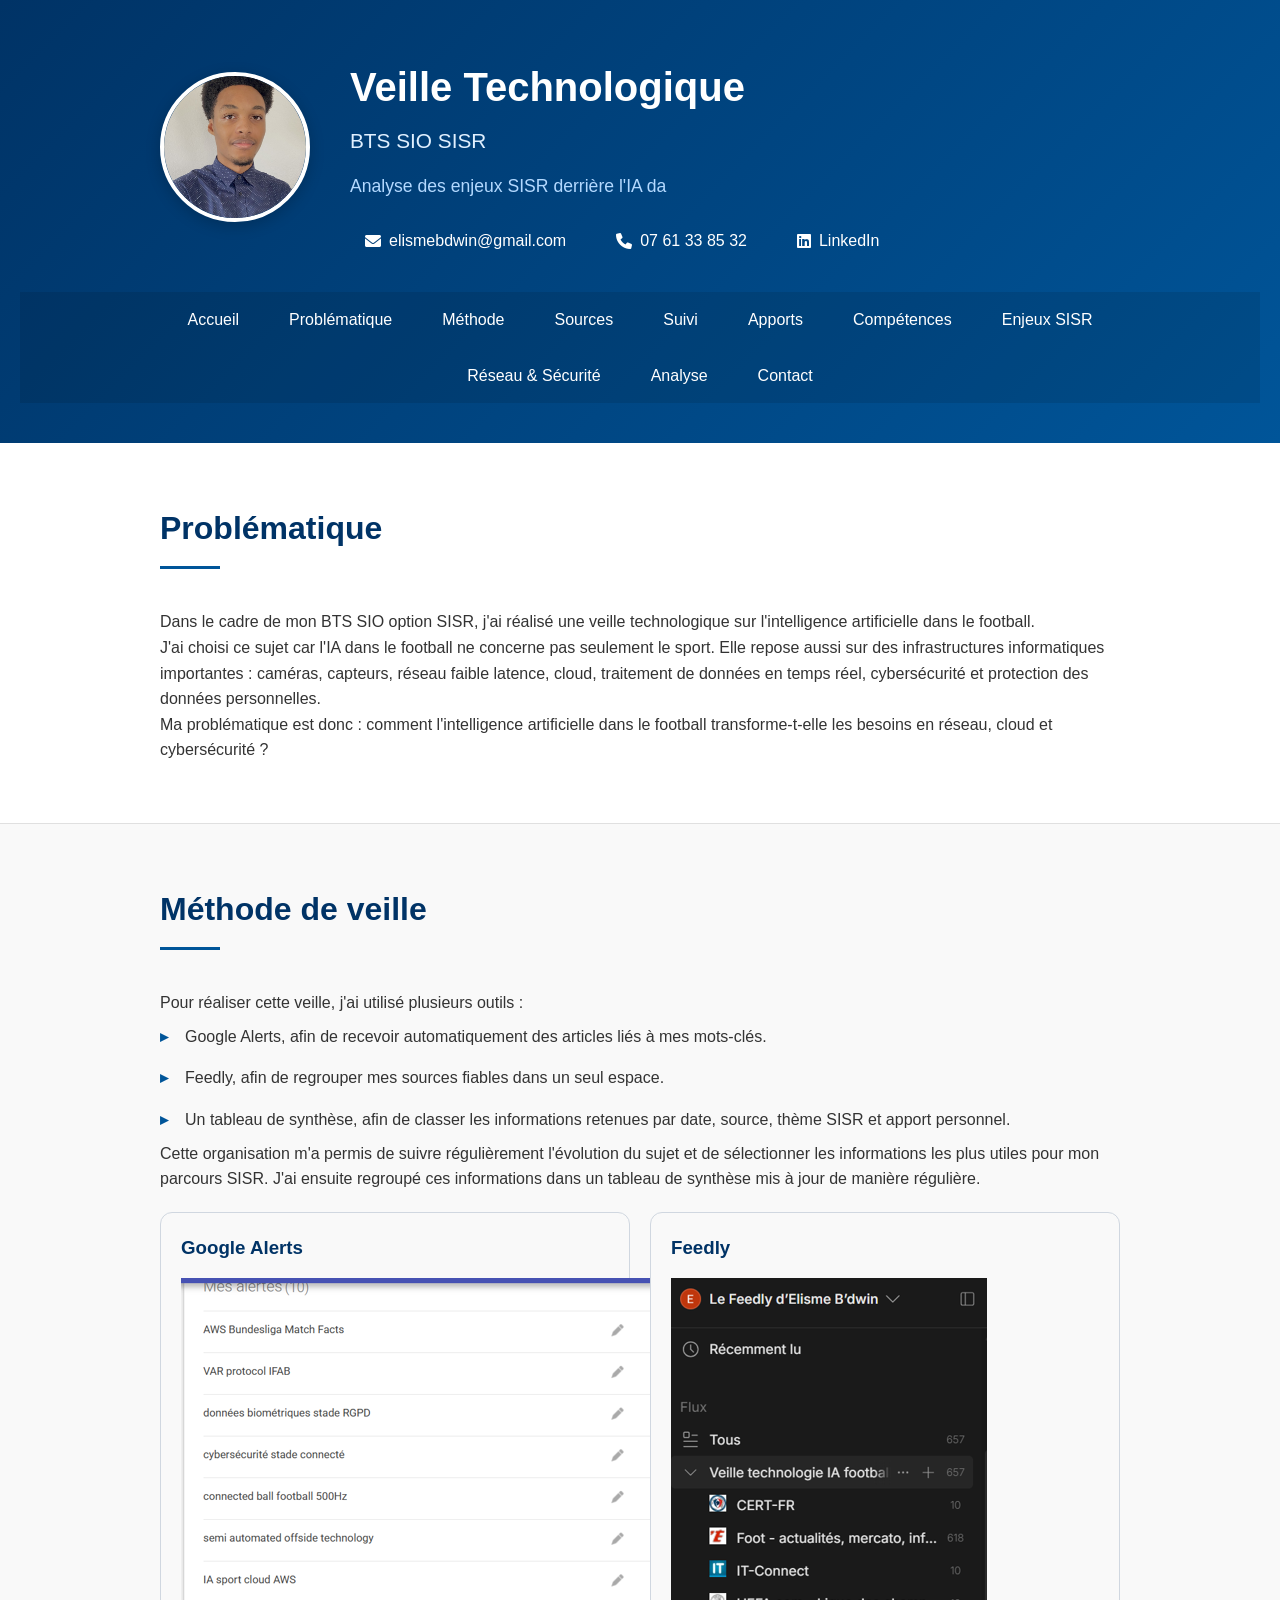
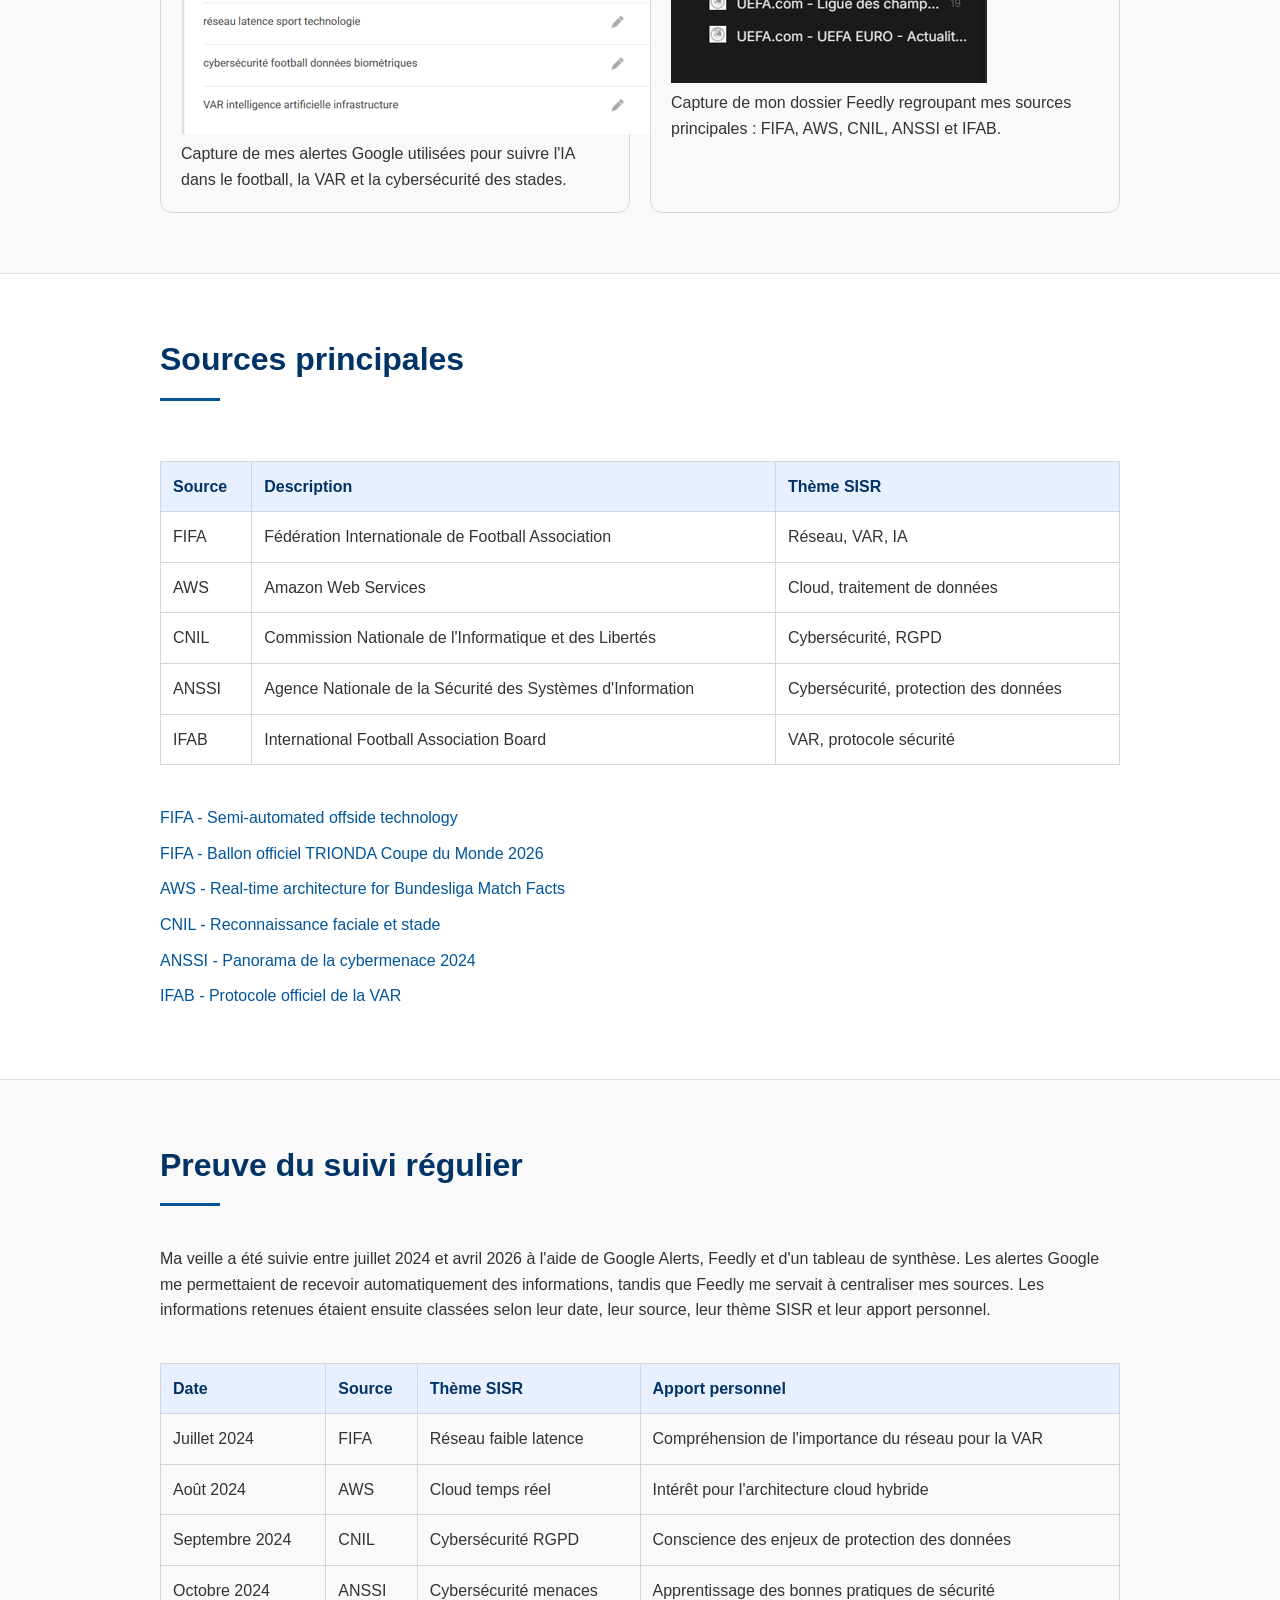
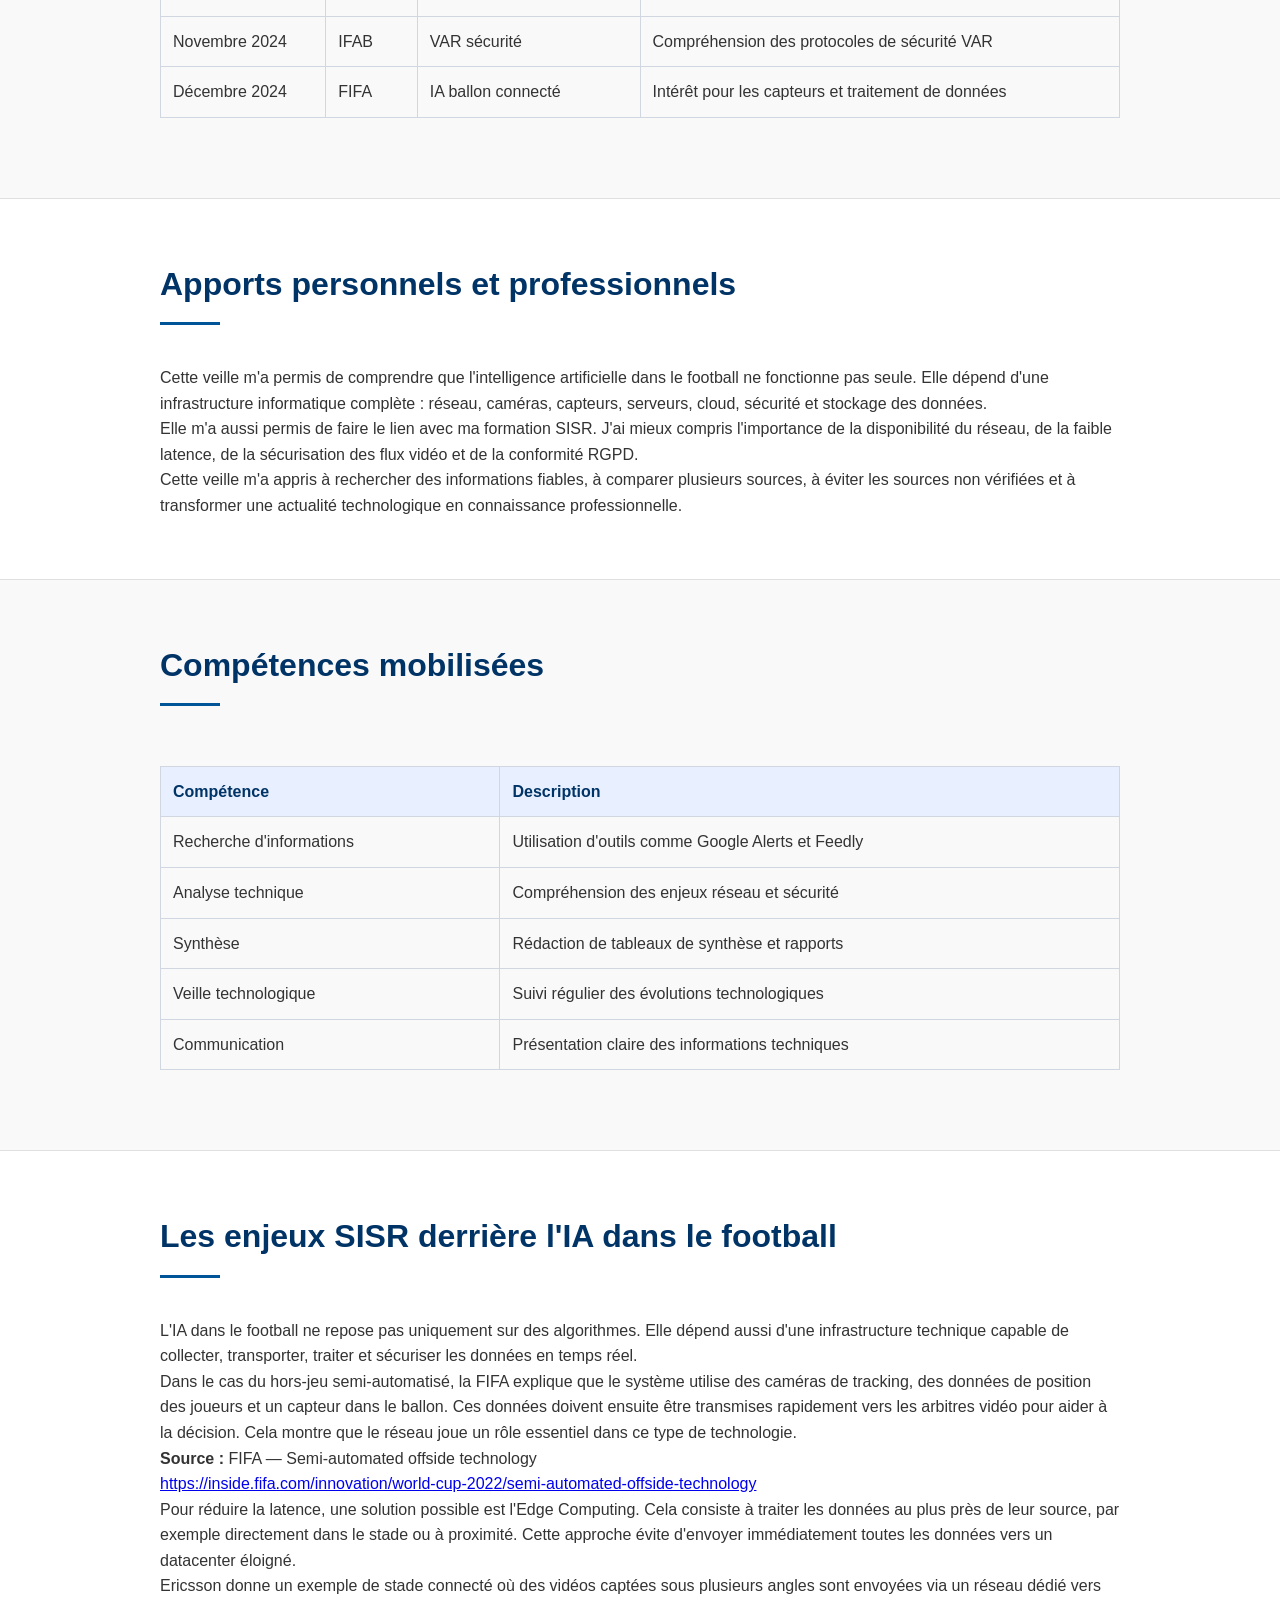
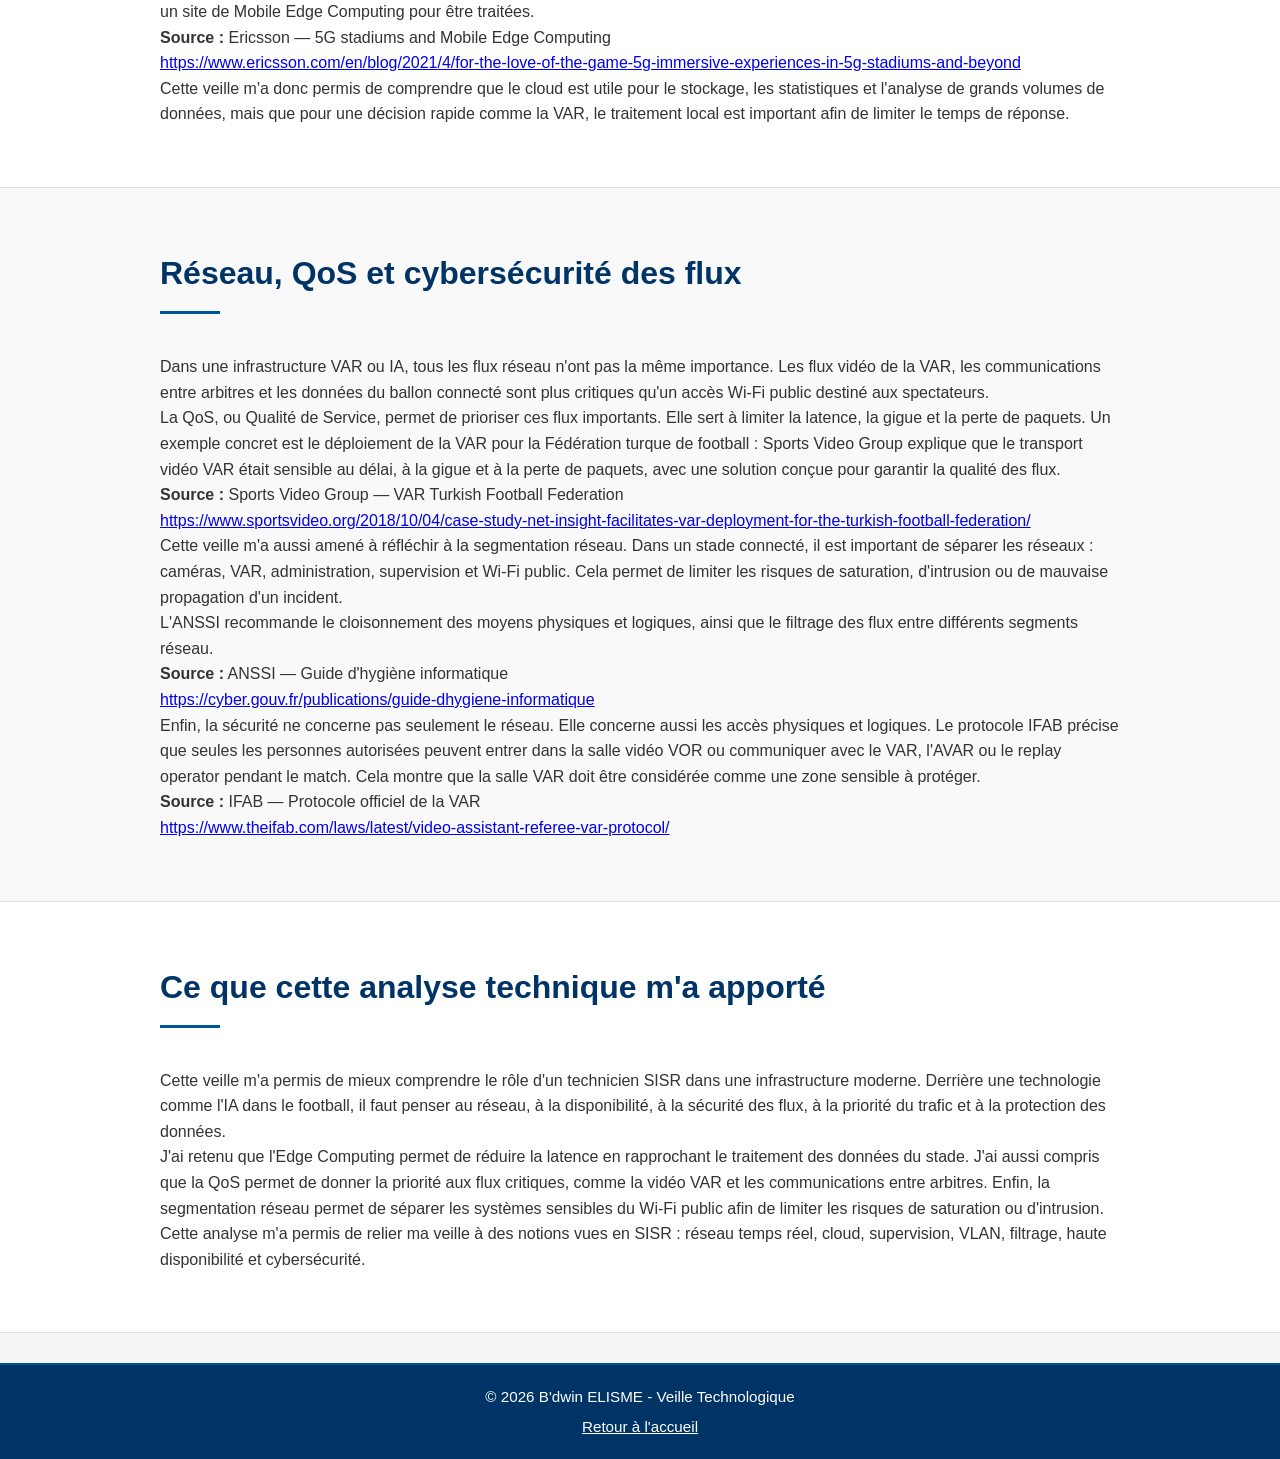
<file: veille.html>
<!DOCTYPE html>
<html lang="fr">
<head>
  <meta charset="UTF-8" />
  <meta name="viewport" content="width=device-width, initial-scale=1" />
  <title>Veille Technologique - B'dwin ELISME</title>
  <link rel="stylesheet" href="css/style.css" />
  <link rel="stylesheet" href="https://cdnjs.cloudflare.com/ajax/libs/font-awesome/6.0.0/css/all.min.css" />
</head>
<body>
  <header id="header">
    <div class="container-header">
      <div class="photo-profil">
        <img src="images/blabla.jpg" alt="photo B'dwin" />
      </div>
      <div class="header-content">
        <h1>Veille Technologique</h1>
        <p class="job-title">BTS SIO SISR</p>
        <p class="typewriter" data-speed="50">Analyse des enjeux SISR derrière l'IA dans le football.</p>
        <div class="contact-quick">
          <a href="mailto:elismebdwin@gmail.com"><i class="fas fa-envelope"></i> elismebdwin@gmail.com</a>
          <a href="tel:0761338532"><i class="fas fa-phone"></i> 07 61 33 85 32</a>
          <a href="https://www.linkedin.com/in/b-dwin-elisme-552567328/" target="_blank" rel="noopener noreferrer"><i class="fab fa-linkedin"></i> LinkedIn</a>
        </div>
      </div>
    </div>
    <nav class="navbar">
      <ul>
        <li><a href="index.html">Accueil</a></li>
        <li><a href="#problematique">Problématique</a></li>
        <li><a href="#methode">Méthode</a></li>
        <li><a href="#sources">Sources</a></li>
        <li><a href="#suivi">Suivi</a></li>
        <li><a href="#apports">Apports</a></li>
        <li><a href="#competences">Compétences</a></li>
        <li><a href="#enjeux">Enjeux SISR</a></li>
        <li><a href="#reseau">Réseau & Sécurité</a></li>
        <li><a href="#analyse">Analyse</a></li>
        <li><a href="index.html#contact">Contact</a></li>
      </ul>
    </nav>
  </header>

  <!-- PROBLÉMATIQUE -->
  <section id="problematique" class="section">
    <div class="container">
      <h2>Problématique</h2>
      <p>Dans le cadre de mon BTS SIO option SISR, j'ai réalisé une veille technologique sur l'intelligence artificielle dans le football.</p>
      <p>J'ai choisi ce sujet car l'IA dans le football ne concerne pas seulement le sport. Elle repose aussi sur des infrastructures informatiques importantes : caméras, capteurs, réseau faible latence, cloud, traitement de données en temps réel, cybersécurité et protection des données personnelles.</p>
      <p>Ma problématique est donc : comment l'intelligence artificielle dans le football transforme-t-elle les besoins en réseau, cloud et cybersécurité ?</p>
    </div>
  </section>

  <!-- MÉTHODE DE VEILLE -->
  <section id="methode" class="section bg-light">
    <div class="container">
      <h2>Méthode de veille</h2>
      <p>Pour réaliser cette veille, j'ai utilisé plusieurs outils :</p>
      <ul class="exp-list">
        <li>Google Alerts, afin de recevoir automatiquement des articles liés à mes mots-clés.</li>
        <li>Feedly, afin de regrouper mes sources fiables dans un seul espace.</li>
        <li>Un tableau de synthèse, afin de classer les informations retenues par date, source, thème SISR et apport personnel.</li>
      </ul>
      <p>Cette organisation m'a permis de suivre régulièrement l'évolution du sujet et de sélectionner les informations les plus utiles pour mon parcours SISR. J'ai ensuite regroupé ces informations dans un tableau de synthèse mis à jour de manière régulière.</p>

      <div class="screenshot-grid">
        <div class="screenshot-card">
          <h3>Google Alerts</h3>
          <img src="images/veille-google-alerts.png" alt="Capture d'écran de mes alertes Google pour ma veille technologique" />
          <p>Capture de mes alertes Google utilisées pour suivre l'IA dans le football, la VAR et la cybersécurité des stades.</p>
        </div>

        <div class="screenshot-card">
          <h3>Feedly</h3>
          <img src="images/veille-feedly.png" alt="Capture d'écran de mon dossier Feedly Veille IA Football SISR" />
          <p>Capture de mon dossier Feedly regroupant mes sources principales : FIFA, AWS, CNIL, ANSSI et IFAB.</p>
        </div>
      </div>
    </div>
  </section>

  <!-- SOURCES PRINCIPALES -->
  <section id="sources" class="section">
    <div class="container">
      <h2>Sources principales</h2>
      <div class="table-responsive">
        <table>
          <thead>
            <tr>
              <th>Source</th>
              <th>Description</th>
              <th>Thème SISR</th>
            </tr>
          </thead>
          <tbody>
            <tr>
              <td>FIFA</td>
              <td>Fédération Internationale de Football Association</td>
              <td>Réseau, VAR, IA</td>
            </tr>
            <tr>
              <td>AWS</td>
              <td>Amazon Web Services</td>
              <td>Cloud, traitement de données</td>
            </tr>
            <tr>
              <td>CNIL</td>
              <td>Commission Nationale de l'Informatique et des Libertés</td>
              <td>Cybersécurité, RGPD</td>
            </tr>
            <tr>
              <td>ANSSI</td>
              <td>Agence Nationale de la Sécurité des Systèmes d'Information</td>
              <td>Cybersécurité, protection des données</td>
            </tr>
            <tr>
              <td>IFAB</td>
              <td>International Football Association Board</td>
              <td>VAR, protocole sécurité</td>
            </tr>
          </tbody>
        </table>
      </div>

      <div class="link-list">
        <a href="https://inside.fifa.com/innovation/world-cup-2022/semi-automated-offside-technology" target="_blank" rel="noopener noreferrer">
          FIFA - Semi-automated offside technology
        </a>

        <a href="https://www.fifa.com/en/tournaments/mens/worldcup/canadamexicousa2026/articles/official-match-ball-trionda" target="_blank" rel="noopener noreferrer">
          FIFA - Ballon officiel TRIONDA Coupe du Monde 2026
        </a>

        <a href="https://aws.amazon.com/blogs/media/behind-the-scenes-aws-real-time-architecture-for-bundesliga-match-facts/" target="_blank" rel="noopener noreferrer">
          AWS - Real-time architecture for Bundesliga Match Facts
        </a>

        <a href="https://www.cnil.fr/fr/reconnaissance-faciale-et-interdiction-commerciale-de-stade-la-cnil-adresse-un-avertissement-un-club" target="_blank" rel="noopener noreferrer">
          CNIL - Reconnaissance faciale et stade
        </a>

        <a href="https://cyber.gouv.fr/nous-connaitre/publications/panoramas-de-la-cybermenace/panorama-de-la-cybermenace-2024/" target="_blank" rel="noopener noreferrer">
          ANSSI - Panorama de la cybermenace 2024
        </a>

        <a href="https://www.theifab.com/laws/latest/video-assistant-referee-var-protocol/" target="_blank" rel="noopener noreferrer">
          IFAB - Protocole officiel de la VAR
        </a>
      </div>
    </div>
  </section>

  <!-- PREUVE DU SUIVI RÉGULIER -->
  <section id="suivi" class="section bg-light">
    <div class="container">
      <h2>Preuve du suivi régulier</h2>
      <p>
        Ma veille a été suivie entre juillet 2024 et avril 2026 à l'aide de Google Alerts, Feedly et d'un tableau de synthèse.
        Les alertes Google me permettaient de recevoir automatiquement des informations, tandis que Feedly me servait à centraliser mes sources.
        Les informations retenues étaient ensuite classées selon leur date, leur source, leur thème SISR et leur apport personnel.
      </p>
      <div class="table-responsive">
        <table>
          <thead>
            <tr>
              <th>Date</th>
              <th>Source</th>
              <th>Thème SISR</th>
              <th>Apport personnel</th>
            </tr>
          </thead>
          <tbody>
            <tr>
              <td>Juillet 2024</td>
              <td>FIFA</td>
              <td>Réseau faible latence</td>
              <td>Compréhension de l'importance du réseau pour la VAR</td>
            </tr>
            <tr>
              <td>Août 2024</td>
              <td>AWS</td>
              <td>Cloud temps réel</td>
              <td>Intérêt pour l'architecture cloud hybride</td>
            </tr>
            <tr>
              <td>Septembre 2024</td>
              <td>CNIL</td>
              <td>Cybersécurité RGPD</td>
              <td>Conscience des enjeux de protection des données</td>
            </tr>
            <tr>
              <td>Octobre 2024</td>
              <td>ANSSI</td>
              <td>Cybersécurité menaces</td>
              <td>Apprentissage des bonnes pratiques de sécurité</td>
            </tr>
            <tr>
              <td>Novembre 2024</td>
              <td>IFAB</td>
              <td>VAR sécurité</td>
              <td>Compréhension des protocoles de sécurité VAR</td>
            </tr>
            <tr>
              <td>Décembre 2024</td>
              <td>FIFA</td>
              <td>IA ballon connecté</td>
              <td>Intérêt pour les capteurs et traitement de données</td>
            </tr>
          </tbody>
        </table>
      </div>
    </div>
  </section>

  <!-- APPORTS PERSONNELS ET PROFESSIONNELS -->
  <section id="apports" class="section">
    <div class="container">
      <h2>Apports personnels et professionnels</h2>
      <p>Cette veille m'a permis de comprendre que l'intelligence artificielle dans le football ne fonctionne pas seule. Elle dépend d'une infrastructure informatique complète : réseau, caméras, capteurs, serveurs, cloud, sécurité et stockage des données.</p>
      <p>Elle m'a aussi permis de faire le lien avec ma formation SISR. J'ai mieux compris l'importance de la disponibilité du réseau, de la faible latence, de la sécurisation des flux vidéo et de la conformité RGPD.</p>
      <p>Cette veille m'a appris à rechercher des informations fiables, à comparer plusieurs sources, à éviter les sources non vérifiées et à transformer une actualité technologique en connaissance professionnelle.</p>
    </div>
  </section>

  <!-- COMPÉTENCES MOBILISÉES -->
  <section id="competences" class="section bg-light">
    <div class="container">
      <h2>Compétences mobilisées</h2>
      <div class="table-responsive">
        <table>
          <thead>
            <tr>
              <th>Compétence</th>
              <th>Description</th>
            </tr>
          </thead>
          <tbody>
            <tr>
              <td>Recherche d'informations</td>
              <td>Utilisation d'outils comme Google Alerts et Feedly</td>
            </tr>
            <tr>
              <td>Analyse technique</td>
              <td>Compréhension des enjeux réseau et sécurité</td>
            </tr>
            <tr>
              <td>Synthèse</td>
              <td>Rédaction de tableaux de synthèse et rapports</td>
            </tr>
            <tr>
              <td>Veille technologique</td>
              <td>Suivi régulier des évolutions technologiques</td>
            </tr>
            <tr>
              <td>Communication</td>
              <td>Présentation claire des informations techniques</td>
            </tr>
          </tbody>
        </table>
      </div>
    </div>
  </section>

  <!-- LES ENJEUX SISR DERRIÈRE L'IA DANS LE FOOTBALL -->
  <section id="enjeux" class="section">
    <div class="container">
      <h2>Les enjeux SISR derrière l'IA dans le football</h2>
      <p>
        L'IA dans le football ne repose pas uniquement sur des algorithmes. Elle dépend aussi d'une infrastructure technique capable de collecter, transporter, traiter et sécuriser les données en temps réel.
      </p>
      <p>
        Dans le cas du hors-jeu semi-automatisé, la FIFA explique que le système utilise des caméras de tracking, des données de position des joueurs et un capteur dans le ballon. Ces données doivent ensuite être transmises rapidement vers les arbitres vidéo pour aider à la décision. Cela montre que le réseau joue un rôle essentiel dans ce type de technologie.
      </p>
      <p>
        <strong>Source :</strong> FIFA — Semi-automated offside technology<br>
        <a href="https://inside.fifa.com/innovation/world-cup-2022/semi-automated-offside-technology" target="_blank" rel="noopener noreferrer">https://inside.fifa.com/innovation/world-cup-2022/semi-automated-offside-technology</a>
      </p>
      <p>
        Pour réduire la latence, une solution possible est l'Edge Computing. Cela consiste à traiter les données au plus près de leur source, par exemple directement dans le stade ou à proximité. Cette approche évite d'envoyer immédiatement toutes les données vers un datacenter éloigné.
      </p>
      <p>
        Ericsson donne un exemple de stade connecté où des vidéos captées sous plusieurs angles sont envoyées via un réseau dédié vers un site de Mobile Edge Computing pour être traitées.
      </p>
      <p>
        <strong>Source :</strong> Ericsson — 5G stadiums and Mobile Edge Computing<br>
        <a href="https://www.ericsson.com/en/blog/2021/4/for-the-love-of-the-game-5g-immersive-experiences-in-5g-stadiums-and-beyond" target="_blank" rel="noopener noreferrer">https://www.ericsson.com/en/blog/2021/4/for-the-love-of-the-game-5g-immersive-experiences-in-5g-stadiums-and-beyond</a>
      </p>
      <p>
        Cette veille m'a donc permis de comprendre que le cloud est utile pour le stockage, les statistiques et l'analyse de grands volumes de données, mais que pour une décision rapide comme la VAR, le traitement local est important afin de limiter le temps de réponse.
      </p>
    </div>
  </section>

  <!-- RÉSEAU, QoS ET CYBERSÉCURITÉ DES FLUX -->
  <section id="reseau" class="section bg-light">
    <div class="container">
      <h2>Réseau, QoS et cybersécurité des flux</h2>
      <p>
        Dans une infrastructure VAR ou IA, tous les flux réseau n'ont pas la même importance. Les flux vidéo de la VAR, les communications entre arbitres et les données du ballon connecté sont plus critiques qu'un accès Wi-Fi public destiné aux spectateurs.
      </p>
      <p>
        La QoS, ou Qualité de Service, permet de prioriser ces flux importants. Elle sert à limiter la latence, la gigue et la perte de paquets. Un exemple concret est le déploiement de la VAR pour la Fédération turque de football : Sports Video Group explique que le transport vidéo VAR était sensible au délai, à la gigue et à la perte de paquets, avec une solution conçue pour garantir la qualité des flux.
      </p>
      <p>
        <strong>Source :</strong> Sports Video Group — VAR Turkish Football Federation<br>
        <a href="https://www.sportsvideo.org/2018/10/04/case-study-net-insight-facilitates-var-deployment-for-the-turkish-football-federation/" target="_blank" rel="noopener noreferrer">https://www.sportsvideo.org/2018/10/04/case-study-net-insight-facilitates-var-deployment-for-the-turkish-football-federation/</a>
      </p>
      <p>
        Cette veille m'a aussi amené à réfléchir à la segmentation réseau. Dans un stade connecté, il est important de séparer les réseaux : caméras, VAR, administration, supervision et Wi-Fi public. Cela permet de limiter les risques de saturation, d'intrusion ou de mauvaise propagation d'un incident.
      </p>
      <p>
        L'ANSSI recommande le cloisonnement des moyens physiques et logiques, ainsi que le filtrage des flux entre différents segments réseau.
      </p>
      <p>
        <strong>Source :</strong> ANSSI — Guide d'hygiène informatique<br>
        <a href="https://cyber.gouv.fr/publications/guide-dhygiene-informatique" target="_blank" rel="noopener noreferrer">https://cyber.gouv.fr/publications/guide-dhygiene-informatique</a>
      </p>
      <p>
        Enfin, la sécurité ne concerne pas seulement le réseau. Elle concerne aussi les accès physiques et logiques. Le protocole IFAB précise que seules les personnes autorisées peuvent entrer dans la salle vidéo VOR ou communiquer avec le VAR, l'AVAR ou le replay operator pendant le match. Cela montre que la salle VAR doit être considérée comme une zone sensible à protéger.
      </p>
      <p>
        <strong>Source :</strong> IFAB — Protocole officiel de la VAR<br>
        <a href="https://www.theifab.com/laws/latest/video-assistant-referee-var-protocol/" target="_blank" rel="noopener noreferrer">https://www.theifab.com/laws/latest/video-assistant-referee-var-protocol/</a>
      </p>
    </div>
  </section>

  <!-- CE QUE CETTE ANALYSE TECHNIQUE M'A APPORTÉ -->
  <section id="analyse" class="section">
    <div class="container">
      <h2>Ce que cette analyse technique m'a apporté</h2>
      <p>
        Cette veille m'a permis de mieux comprendre le rôle d'un technicien SISR dans une infrastructure moderne. Derrière une technologie comme l'IA dans le football, il faut penser au réseau, à la disponibilité, à la sécurité des flux, à la priorité du trafic et à la protection des données.
      </p>
      <p>
        J'ai retenu que l'Edge Computing permet de réduire la latence en rapprochant le traitement des données du stade. J'ai aussi compris que la QoS permet de donner la priorité aux flux critiques, comme la vidéo VAR et les communications entre arbitres. Enfin, la segmentation réseau permet de séparer les systèmes sensibles du Wi-Fi public afin de limiter les risques de saturation ou d'intrusion.
      </p>
      <p>
        Cette analyse m'a permis de relier ma veille à des notions vues en SISR : réseau temps réel, cloud, supervision, VLAN, filtrage, haute disponibilité et cybersécurité.
      </p>
    </div>
  </section>

  <footer>
    <div class="container">
      <p>&copy; 2026 B'dwin ELISME - Veille Technologique</p>
      <p><a href="index.html" style="color: #fff; text-decoration: underline;">Retour à l'accueil</a></p>
    </div>
  </footer>

  <script src="js/script.js"></script>
</body>
</html>
</file>
<file: css/style.css>
/* Reset de base */
* {
  margin: 0;
  padding: 0;
  box-sizing: border-box;
}

body {
  font-family: 'Segoe UI', Tahoma, Geneva, Verdana, sans-serif;
  background: #f5f5f5;
  color: #333;
  line-height: 1.6;
}

.container {
  max-width: 1000px;
  margin: 0 auto;
  padding: 0 20px;
}

.container-header {
  display: flex;
  align-items: center;
  gap: 40px;
  max-width: 1000px;
  margin: 0 auto;
  padding: 0 20px;
}

/* HEADER */
header {
  background: linear-gradient(135deg, #003366 0%, #005599 100%);
  color: white;
  padding: 40px 20px;
  box-shadow: 0 2px 10px rgba(0,0,0,0.1);
}

header h1 {
  font-size: 2.5em;
  margin: 15px 0 5px 0;
}

.job-title {
  font-size: 1.3em;
  color: #e0f0ff;
  margin: 5px 0 15px 0;
}

header .photo-profil {
  flex-shrink: 0;
}

header .photo-profil img {
  width: 150px;
  height: 150px;
  border-radius: 50%;
  border: 4px solid white;
  object-fit: cover;
  transition: transform 0.4s ease;
  box-shadow: 0 4px 15px rgba(0,0,0,0.2);
}

header .photo-profil img:hover {
  transform: scale(1.1);
}

.typewriter {
  font-size: 1.1em;
  color: #b3d9ff;
  min-height: 25px;
}

.contact-quick {
  display: flex;
  gap: 20px;
  margin-top: 20px;
  flex-wrap: wrap;
}

.contact-quick a {
  color: white;
  text-decoration: none;
  display: flex;
  align-items: center;
  gap: 8px;
  transition: all 0.3s;
  padding: 8px 15px;
  border-radius: 5px;
}

.contact-quick a:hover {
  background: rgba(255,255,255,0.2);
  transform: translateY(-2px);
}

/* NAVBAR */
.navbar {
  background: rgba(0,0,0,0.1);
  padding: 0;
  margin-top: 30px;
}

.navbar ul {
  list-style: none;
  display: flex;
  justify-content: center;
  flex-wrap: wrap;
  max-width: 1000px;
  margin: 0 auto;
}

.navbar a {
  color: white;
  padding: 15px 25px;
  text-decoration: none;
  display: block;
  transition: all 0.3s;
  font-weight: 500;
}

.navbar a:hover {
  background: rgba(255,255,255,0.1);
  padding-bottom: 10px;
  border-bottom: 3px solid white;
}

/* SECTIONS */
section {
  padding: 60px 0;
  background: white;
  border-bottom: 1px solid #e0e0e0;
}

section.bg-light {
  background: #f9f9f9;
}

section.bg-dark {
  background: #1a1a1a;
  color: white;
}

h2 {
  font-size: 2em;
  margin-bottom: 40px;
  color: #003366;
  position: relative;
  padding-bottom: 15px;
}

section.bg-dark h2 {
  color: white;
}

h2::after {
  content: '';
  position: absolute;
  bottom: 0;
  left: 0;
  width: 60px;
  height: 3px;
  background: #005599;
}

section.bg-dark h2::after {
  background: #00a0ff;
}

/* À PROPOS */
.about-content p {
  font-size: 1.1em;
  margin: 15px 0;
  text-align: justify;
}

/* EXPÉRIENCES */
.experience-item {
  background: #f9f9f9;
  padding: 25px;
  margin: 20px 0;
  border-left: 4px solid #005599;
  border-radius: 5px;
  transition: all 0.3s;
}

.experience-item:hover {
  box-shadow: 0 4px 15px rgba(0,85,153,0.1);
  transform: translateX(5px);
}

.exp-header {
  display: flex;
  justify-content: space-between;
  align-items: center;
  margin-bottom: 10px;
}

.exp-header h3 {
  color: #003366;
  font-size: 1.3em;
  margin: 0;
}

.date {
  background: #005599;
  color: white;
  padding: 5px 12px;
  border-radius: 20px;
  font-size: 0.9em;
  white-space: nowrap;
}

.company {
  color: #666;
  font-style: italic;
  margin: 5px 0 15px 0;
}

.exp-list {
  list-style: none;
  padding: 0;
}

.exp-list li {
  padding: 8px 0;
  padding-left: 25px;
  position: relative;
}

.exp-list li::before {
  content: '▸';
  position: absolute;
  left: 0;
  color: #005599;
  font-weight: bold;
}

/* FORMATION */
.education-timeline {
  border-left: 3px solid #005599;
  padding-left: 40px;
  position: relative;
}

.education-item {
  margin: 30px 0;
  position: relative;
}

.education-item::before {
  content: '';
  position: absolute;
  left: -47px;
  top: 5px;
  width: 15px;
  height: 15px;
  background: #005599;
  border-radius: 50%;
  border: 3px solid white;
}

.edu-year {
  color: #005599;
  font-weight: bold;
  font-size: 0.95em;
}

.edu-content h3 {
  color: #003366;
  font-size: 1.2em;
  margin: 10px 0 5px 0;
}

.edu-place {
  color: #666;
  font-style: italic;
  margin: 0;
}

.edu-desc {
  color: #555;
  margin-top: 8px;
}

/* COMPÉTENCES */
.skills-grid {
  display: grid;
  grid-template-columns: repeat(auto-fit, minmax(280px, 1fr));
  gap: 30px;
  margin-bottom: 40px;
}

.skill-category {
  background: #f9f9f9;
  padding: 25px;
  border-radius: 8px;
  border-top: 4px solid #005599;
  transition: all 0.3s;
}

.skill-category:hover {
  box-shadow: 0 5px 20px rgba(0,85,153,0.15);
  transform: translateY(-5px);
}

.skill-category h3 {
  color: #003366;
  margin: 0 0 15px 0;
  font-size: 1.1em;
}

.skill-category ul {
  list-style: none;
  padding: 0;
}

.skill-category li {
  padding: 8px 0;
  color: #555;
  position: relative;
  padding-left: 20px;
}

.skill-category li::before {
  content: '✓';
  position: absolute;
  left: 0;
  color: #005599;
  font-weight: bold;
}

.languages {
  background: #e8f0ff;
  padding: 20px;
  border-radius: 8px;
  border-left: 4px solid #005599;
}

.languages h3 {
  color: #003366;
  margin-bottom: 10px;
}

/* PROJETS */
.projects-grid {
  display: grid;
  grid-template-columns: repeat(auto-fit, minmax(320px, 1fr));
  gap: 30px;
}

.project-card {
  background: #f9f9f9;
  border-radius: 10px;
  overflow: hidden;
  box-shadow: 0 2px 10px rgba(0,0,0,0.1);
  transition: all 0.3s;
}

.project-card:hover {
  transform: translateY(-10px);
  box-shadow: 0 10px 30px rgba(0,85,153,0.2);
}

.project-header {
  background: linear-gradient(135deg, #003366 0%, #005599 100%);
  color: white;
  padding: 20px;
  display: flex;
  justify-content: space-between;
  align-items: start;
}

.project-header h3 {
  margin: 0;
  font-size: 1.2em;
  flex: 1;
}

.project-date {
  background: rgba(255,255,255,0.3);
  padding: 5px 10px;
  border-radius: 5px;
  font-size: 0.9em;
  white-space: nowrap;
  margin-left: 15px;
}

.project-body {
  padding: 20px;
}

.project-description {
  color: #555;
  margin-bottom: 15px;
  line-height: 1.6;
}

.project-features h4 {
  color: #003366;
  margin: 15px 0 10px 0;
  font-size: 1em;
}

.project-features ul {
  list-style: none;
  padding: 0;
}

.project-features li {
  padding: 6px 0;
  padding-left: 20px;
  color: #666;
  position: relative;
}

.project-features li::before {
  content: '→';
  position: absolute;
  left: 0;
  color: #005599;
  font-weight: bold;
}

.tech-stack {
  margin-top: 15px;
  display: flex;
  flex-wrap: wrap;
  gap: 8px;
}

.badge {
  display: inline-block;
  background: #005599;
  color: white;
  padding: 5px 10px;
  border-radius: 15px;
  font-size: 0.85em;
}

.project-link {
  display: inline-block;
  margin-top: 15px;
  color: #005599;
  text-decoration: none;
  font-weight: bold;
  transition: all 0.3s;
}

.project-link:hover {
  color: #003366;
  text-decoration: underline;
}

.screenshot-grid {
  display: grid;
  grid-template-columns: repeat(auto-fit, minmax(280px, 1fr));
  gap: 20px;
  margin-top: 20px;
}

.screenshot-card {
  background: #f9f9f9;
  border: 1px solid #d0d7e0;
  border-radius: 12px;
  padding: 20px;
  min-height: 220px;
}

.screenshot-card h3 {
  margin-bottom: 15px;
  color: #003366;
}

.screenshot-content {
  background: #e8f4ff;
  border: 1px dashed #005599;
  border-radius: 10px;
  padding: 15px;
  min-height: 140px;
  color: #333;
}

.table-responsive {
  overflow-x: auto;
  margin-top: 20px;
}

table {
  width: 100%;
  border-collapse: collapse;
  margin: 20px 0;
}

thead th,
tbody td {
  border: 1px solid #d0d7e0;
  padding: 12px;
  text-align: left;
}

thead th {
  background: #e8f0ff;
  color: #003366;
}

.link-list {
  margin-top: 20px;
}

.link-list a {
  display: block;
  color: #005599;
  text-decoration: none;
  margin-bottom: 10px;
}

.link-list a:hover {
  text-decoration: underline;
}

/* CENTRES D'INTÉRÊT */
.interests-grid {
  display: grid;
  grid-template-columns: repeat(auto-fit, minmax(250px, 1fr));
  gap: 30px;
}

.interest-card {
  text-align: center;
  padding: 30px;
  background: white;
  border-radius: 10px;
  box-shadow: 0 2px 10px rgba(0,0,0,0.05);
  transition: all 0.3s;
}

.interest-card:hover {
  transform: translateY(-5px);
  box-shadow: 0 8px 20px rgba(0,0,0,0.1);
}

.interest-icon {
  font-size: 3em;
  margin-bottom: 15px;
}

.interest-card h3 {
  color: #003366;
  margin: 15px 0;
}

.interest-card p {
  color: #666;
  font-size: 0.95em;
}

/* CV SECTION */
.cv-container {
  text-align: center;
}

.cv-container p {
  font-size: 1.1em;
  margin: 20px 0;
  color: #666;
}

.btn {
  display: inline-block;
  padding: 12px 25px;
  margin: 10px;
  border-radius: 5px;
  text-decoration: none;
  font-weight: bold;
  transition: all 0.3s;
  cursor: pointer;
  border: none;
  font-size: 1em;
}

.btn-primary {
  background: #005599;
  color: white;
}

.btn-primary:hover {
  background: #003366;
  transform: translateY(-2px);
  box-shadow: 0 5px 15px rgba(0,85,153,0.3);
}

.btn-secondary {
  background: transparent;
  color: #005599;
  border: 2px solid #005599;
}

.btn-secondary:hover {
  background: #005599;
  color: white;
}

/* CONTACT */
.contact-grid {
  display: grid;
  grid-template-columns: repeat(auto-fit, minmax(220px, 1fr));
  gap: 30px;
  margin: 40px 0;
}

.contact-item {
  text-align: center;
  padding: 20px;
  background: rgba(255,255,255,0.05);
  border-radius: 10px;
  transition: all 0.3s;
}

.contact-item:hover {
  background: rgba(255,255,255,0.1);
  transform: translateY(-5px);
}

.contact-icon {
  font-size: 2.5em;
  margin-bottom: 15px;
  color: #00a0ff;
}

.contact-item h3 {
  margin: 15px 0;
  color: white;
}

.contact-item a {
  color: #00a0ff;
  text-decoration: none;
  transition: all 0.3s;
}

.contact-item a:hover {
  color: white;
  text-decoration: underline;
}

.contact-item p {
  color: #bbb;
}

.contact-form-section {
  margin-top: 50px;
  background: rgba(255,255,255,0.05);
  padding: 30px;
  border-radius: 10px;
}

.contact-form-section h3 {
  color: white;
  margin-bottom: 20px;
}

.contact-form {
  max-width: 600px;
  margin: 0 auto;
}

.form-group {
  margin-bottom: 15px;
}

.form-group input,
.form-group textarea {
  width: 100%;
  padding: 12px;
  border: none;
  border-radius: 5px;
  font-family: inherit;
  font-size: 1em;
}

.form-group input:focus,
.form-group textarea:focus {
  outline: none;
  box-shadow: 0 0 5px #005599;
}

/* FOOTER */
footer {
  background: #003366;
  color: white;
  text-align: center;
  padding: 30px;
  border-top: 2px solid #005599;
}

footer p {
  margin: 5px 0;
  font-size: 0.95em;
}

/* ANIMATIONS */
section {
  opacity: 0;
  transform: translateY(30px);
  transition: opacity 0.8s ease, transform 0.8s ease;
}

section.visible {
  opacity: 1;
  transform: translateY(0);
}

/* RESPONSIVE */
@media (max-width: 768px) {
  .container-header {
    flex-direction: column;
    text-align: center;
    gap: 20px;
  }

  header h1 {
    font-size: 1.8em;
  }

  .navbar ul {
    flex-direction: column;
  }

  .navbar a {
    border-bottom: none;
    border-right: 3px solid transparent;
  }

  .navbar a:hover {
    border-right: 3px solid white;
    border-bottom: none;
  }

  .exp-header {
    flex-direction: column;
    align-items: flex-start;
  }

  .date {
    margin-top: 10px;
  }

  .contact-quick {
    flex-direction: column;
    gap: 10px;
  }

  .contact-quick a {
    justify-content: center;
  }

  section {
    padding: 40px 0;
  }

  h2 {
    font-size: 1.5em;
  }
}

.timeline-container.left {
  left: 0;
  text-align: right;
}

.timeline-container.right {
  left: 50%;
  text-align: left;
}

.timeline-container::after {
  content: '';
  position: absolute;
  top: 30px;
  width: 20px;
  height: 20px;
  background-color: white;
  border: 4px solid #005599;
  border-radius: 50%;
  z-index: 2;
  transition: background-color 0.3s ease;
}

.timeline-container.right::after {
  left: -10px;
}

.timeline-container.left::after {
  right: -10px;
}

.content {
  background-color: #e8f0ff;
  padding: 20px;
  border-radius: 10px;
  box-shadow: 0 0 12px rgba(0, 85, 153, 0.2);
  font-size: 1.1rem;
  color: #003366;
  position: relative;
  display: inline-block;
  max-width: 90%;
}

/* Liste compétences */

.skills {
  list-style: none;
  padding: 0;
}

.skills li {
  background: #e8f0ff;
  margin: 5px 0;
  padding: 10px;
  border-left: 5px solid #005599;
  border-radius: 5px;
}

/* Cards projets */

.card {
  background: #e8f0ff;
  margin: 10px 0;
  padding: 15px;
  border-left: 5px solid #005599;
  border-radius: 5px;
}

/* Boutons */

.btn {
  display: inline-block;
  background: #005599;
  color: white;
  padding: 10px 15px;
  margin: 10px 5px 0 0;
  text-decoration: none;
  border-radius: 5px;
  transition: background 0.3s ease;
}

.btn:hover {
  background: #003366;
}

/* Footer */

footer {
  background: #003366;
  color: white;
  text-align: center;
  padding: 15px;
  margin-top: 30px;
}

/* Responsive */

@media (max-width: 768px) {
  .timeline-container {
    width: 100%;
    padding-left: 60px !important;
    padding-right: 25px !important;
    text-align: left !important;
    margin-bottom: 40px;
  }
  .timeline-container::after {
    left: 25px !important;
    right: auto !important;
    top: 15px;
  }
  .timeline::before {
    left: 30px;
  }
  .content {
    max-width: 100%;
  }
}
</file>
